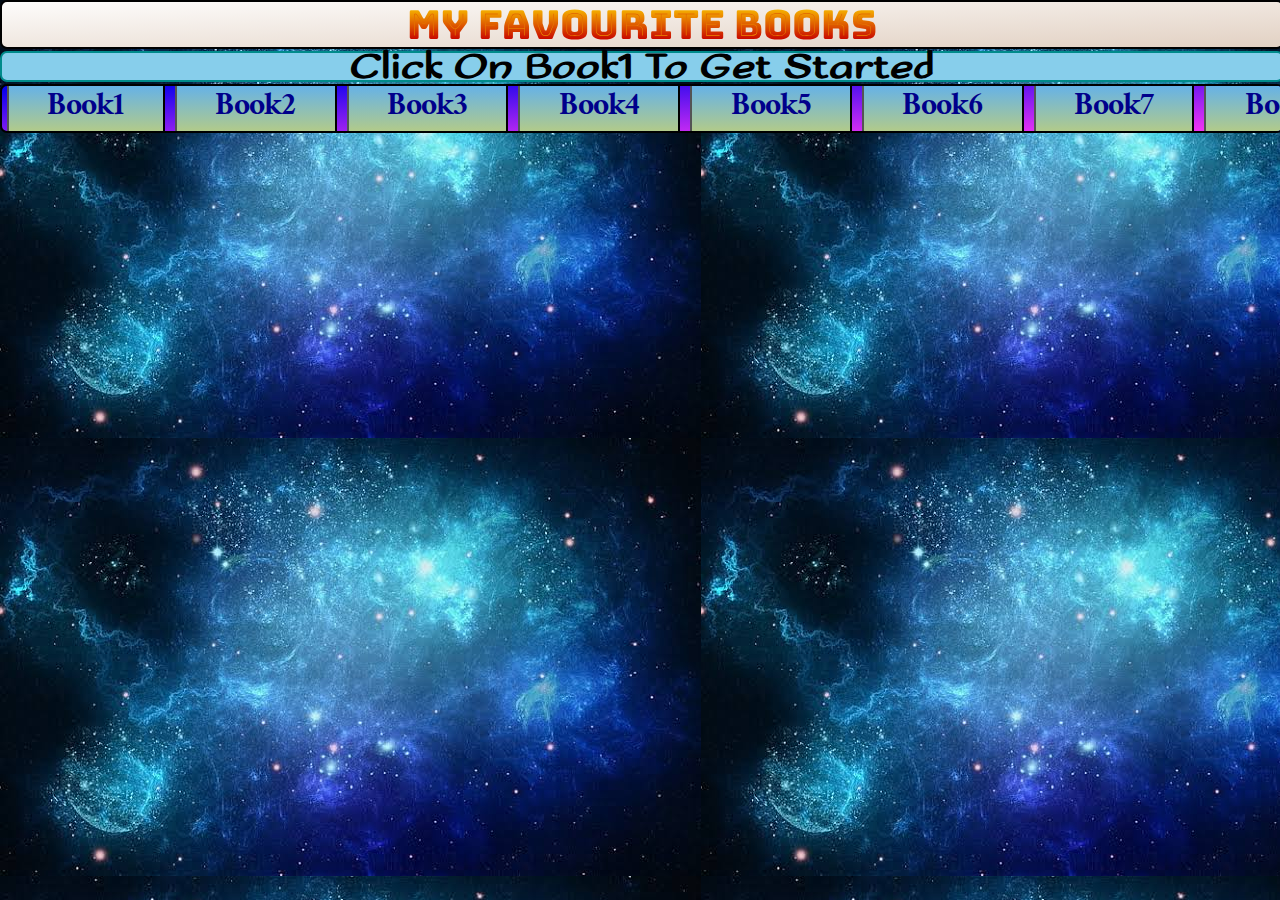
<file: index.html>
<!DOCTYPE html>
<html lang="en">

<head>
  <meta charset="UTF-8">
  <meta name="viewport" content="width=device-width, initial-scale=1.0">
  <meta http-equiv="X-UA-Compatible" content="ie=edge">
  <link rel="stylesheet" href="style.css">
  <title>Document</title>
  <style>
    @import url('https://fonts.googleapis.com/css2?family=Anton&family=Baskervville+SC&family=Bungee+Spice&family=Bungee+Tint&family=Foldit:wght@100..900&family=Lato:ital,wght@0,100;0,300;0,400;0,700;0,900;1,100;1,300;1,400;1,700;1,900&family=Nosifer&family=Orbitron:wght@400..900&family=Pacifico&family=Ramaraja&display=swap');
    @import url('https://fonts.googleapis.com/css2?family=Bebas+Neue&family=Nova+Cut&family=Poppins:ital,wght@0,100;0,200;0,300;0,400;0,500;0,600;0,700;0,800;0,900;1,100;1,200;1,300;1,400;1,500;1,600;1,700;1,800;1,900&family=Roboto:ital,wght@0,100;0,300;0,400;0,500;0,700;0,900;1,100;1,300;1,400;1,500;1,700;1,900&family=Sofadi+One&display=swap');
  </style>
</head>

<body>
  <div class="m">My Favourite Books</div>
  <div class="box">
    Click On Book1 To Get Started</div>
  <div class="bbox">
    <a href="#Book1"><button class="b">Book1</button>
    </a>
    <a href="#Book2"> <button class="b">Book2</button>
    </a>
    <a href="#Book3"> <button class="b">Book3</button>
    </a>
    <a href="#Book4"> <button class="b">Book4</button>
    </a>
    <a href="#Book5"> <button class="b">Book5</button>
    </a>
    <a href="#Book6"> <button class="b">Book6</button>
    </a>
    <a href="#Book7"> <button class="b">Book7</button>
    </a>
    <a href="#Book8"> <button class="b">Book8</button>
    </a>
    <a href="#Book9"> <button class="b">Book9</button>
    </a>
    <a href="#Book10"> <button class="b">Book10</button>
    </a>
  </div>
  <div class="Book" id="Book1">
    <iframe src="books/Book1.html" frameborder="1"></iframe>
  </div>
  <div class="Book" id="Book2">
    <iframe src="books/Book2.html" frameborder="1"></iframe>
  </div>

  <div class="Book" id="Book3">
    <iframe src="books/Book3.html" frameborder="1"></iframe>
  </div>
  <div class="Book" id="Book4">
    <iframe src="books/Book4.html" frameborder="1"></iframe>
  </div>
  <div class="Book" id="Book5">
    <iframe src="books/Book5.html" frameborder="1"></iframe>
  </div>
  <div class="Book" id="Book6">
    <iframe src="books/Book6.html" frameborder="1"></iframe>
  </div>
  <div class="Book" id="Book7">
    <iframe src="books/Book7.html" frameborder="1"></iframe>
  </div>
  <div class="Book" id="Book8">
    <iframe src="books/Book8.html" frameborder="1"></iframe>
  </div>
  <div class="Book" id="Book9">
    <iframe src="books/Book9.html" frameborder="1"></iframe>
  </div>
  <div class="Book" id="Book10">
    <iframe src="books/Book10.html" frameborder="1"></iframe>
  </div>

</body>

</html>
</file>
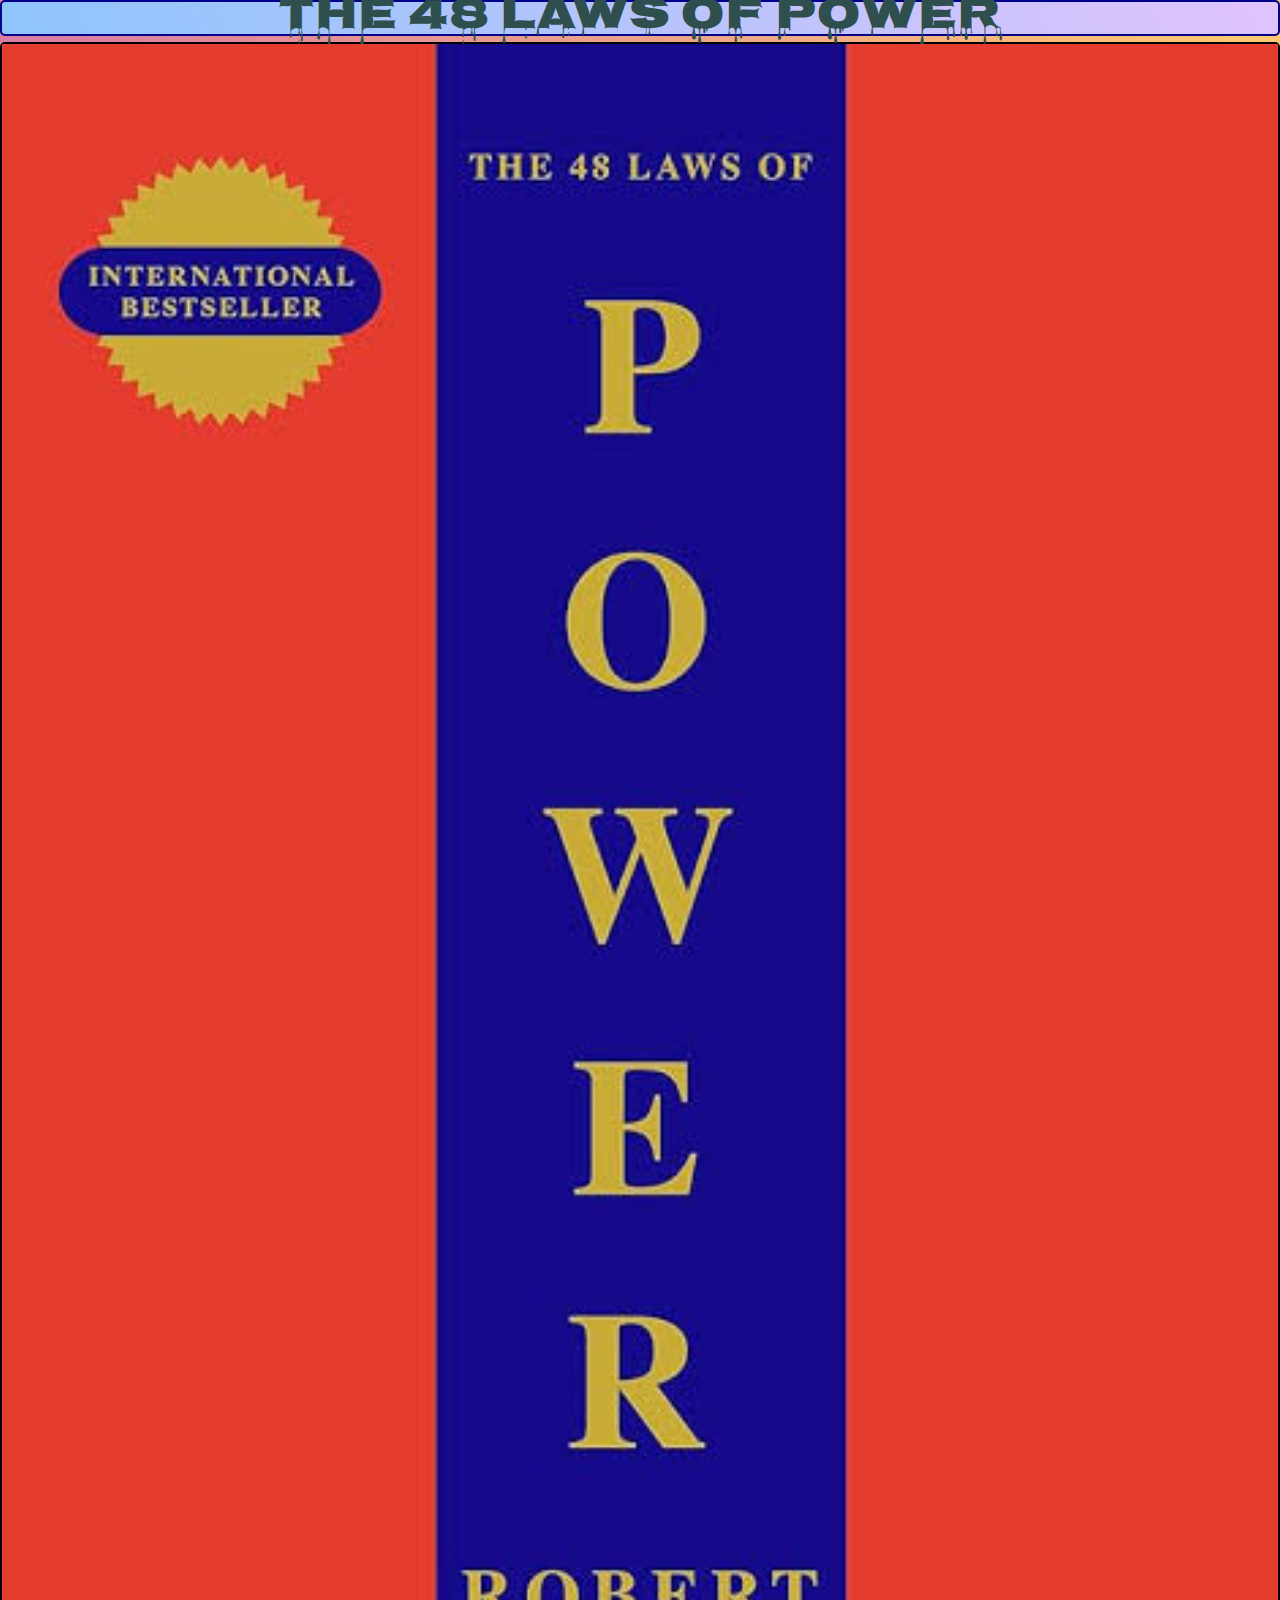
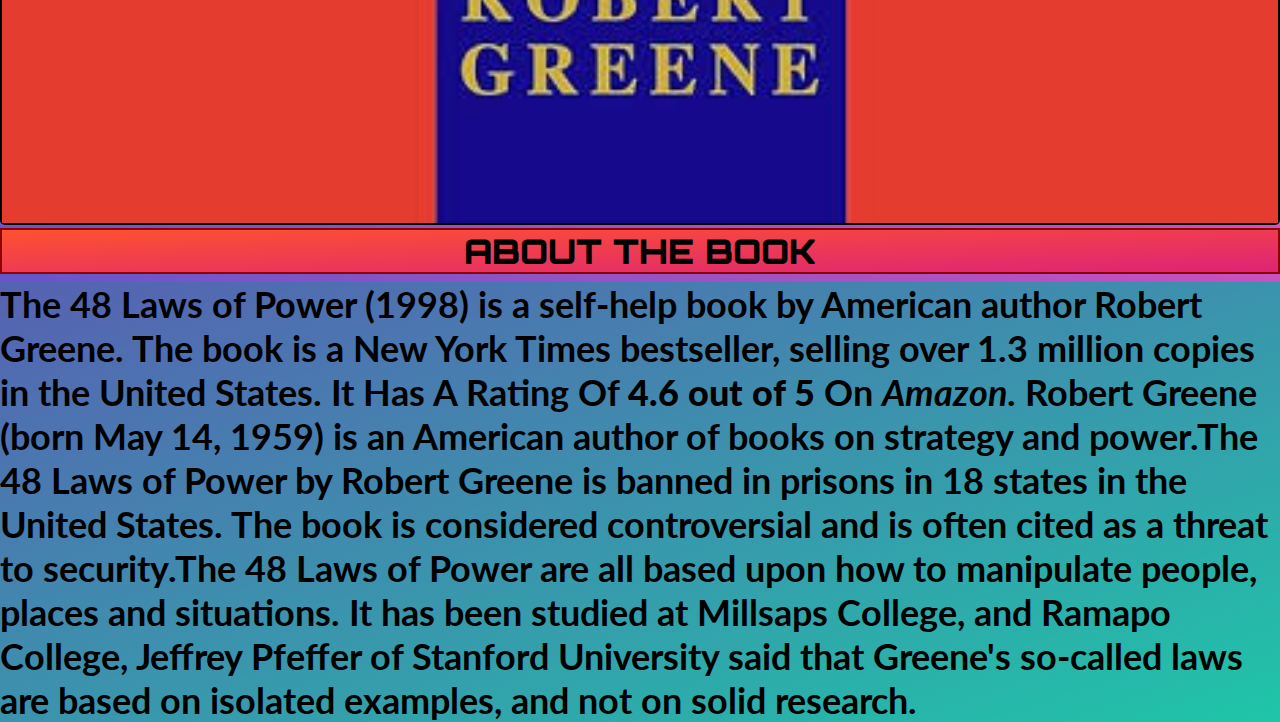
<file: books/Book1.html>
<!DOCTYPE html>
<html>

<head>

  <meta charset="UTF-8">
  <meta name="viewport" content="width=device-width, initial-scale=1">
  <title>The 48 Laws Of Power</title>
  <style>
    @import url('https://fonts.googleapis.com/css2?family=Anton&family=Baskervville+SC&family=Bungee+Spice&family=Bungee+Tint&family=Foldit:wght@100..900&family=Lato:ital,wght@0,100;0,300;0,400;0,700;0,900;1,100;1,300;1,400;1,700;1,900&family=Nosifer&family=Orbitron:wght@400..900&family=Pacifico&display=swap');

    body {
      background-color: #4158D0;
      background-image: linear-gradient(43deg, #4158D0 0%, #C850C0 46%, #FFCC70 100%);
    }

    * {
      margin: 0;
      padding: 0;
    }

    .box {
      font-family: Nosifer;
      width: 100vw;
      height: 4vh;
      border-radius: 5px;
      border: 2px solid darkblue;
      font-size: min(5vw, 45px);
      display: flex;
      justify-content: center;
      align-items: center;
      background-color: #8EC5FC;
      background-image: linear-gradient(62deg, #8EC5FC 0%, #E0C3FC 100%);
      box-sizing: border-box;
      margin-bottom: 6px;
      color: darkslategray;
    }

    .img {
      display: flex;
      justify-content: center;
      align-items: center;
      width: 100vw;
      box-sizing: border-box;
      border: 2px solid black;
      border-radius: 5px;
      background-image: linear-gradient(to bottom right, #00C0FF, #4218B8);
      margin-bottom: 3px;
    }

    .s {
      width: 100vw height:auto;
      border: 2px solid darkred;
      background-image: linear-gradient(to bottom right, #FF512F, #DD2476);
      font-family: orbitron;
      font-size: min(3vw, 34px);
      font-weight: 1000;
      display: flex;
      justify-content: center;
      align-items: center;
      margin-bottom: 8px;
    }

    img {
      width: 100%;
      height: 100%;
    }

    .about {
      font-family: lato;
      font-weight: bolder;
      background-image: linear-gradient(to bottom right, #5761B2, #1FC5A8);
      font-size: min(3vw, 36px);
    }
  </style>
</head>

<body>
  <div class="box">
    The 48 LAWS OF POWER
  </div>
  <div class="img">
    <img src="../Assets/Book1.jpeg" alt="" class="book1">
  </div>
  <div class="s">ABOUT THE BOOK</div>
  <div class="about">
    The 48 Laws of Power (1998) is a self-help book by American author Robert Greene. The book is a New York Times bestseller, selling over 1.3 million copies in the United States. It Has A Rating Of <strong>4.6 out of 5</strong> On <i>Amazon</i>.
    Robert Greene (born May 14, 1959) is an American author of books on strategy and power.The 48 Laws of Power by Robert Greene is banned in prisons in 18 states in the United States. The book is considered controversial and is often cited as a threat to security.The 48 Laws of Power are all based upon how to manipulate people, places and situations. It has been studied at Millsaps College, and Ramapo College, Jeffrey Pfeffer of Stanford University said that Greene's so-called laws are based on isolated examples, and not on solid research.
  </div>
</body>

</html>
</file>
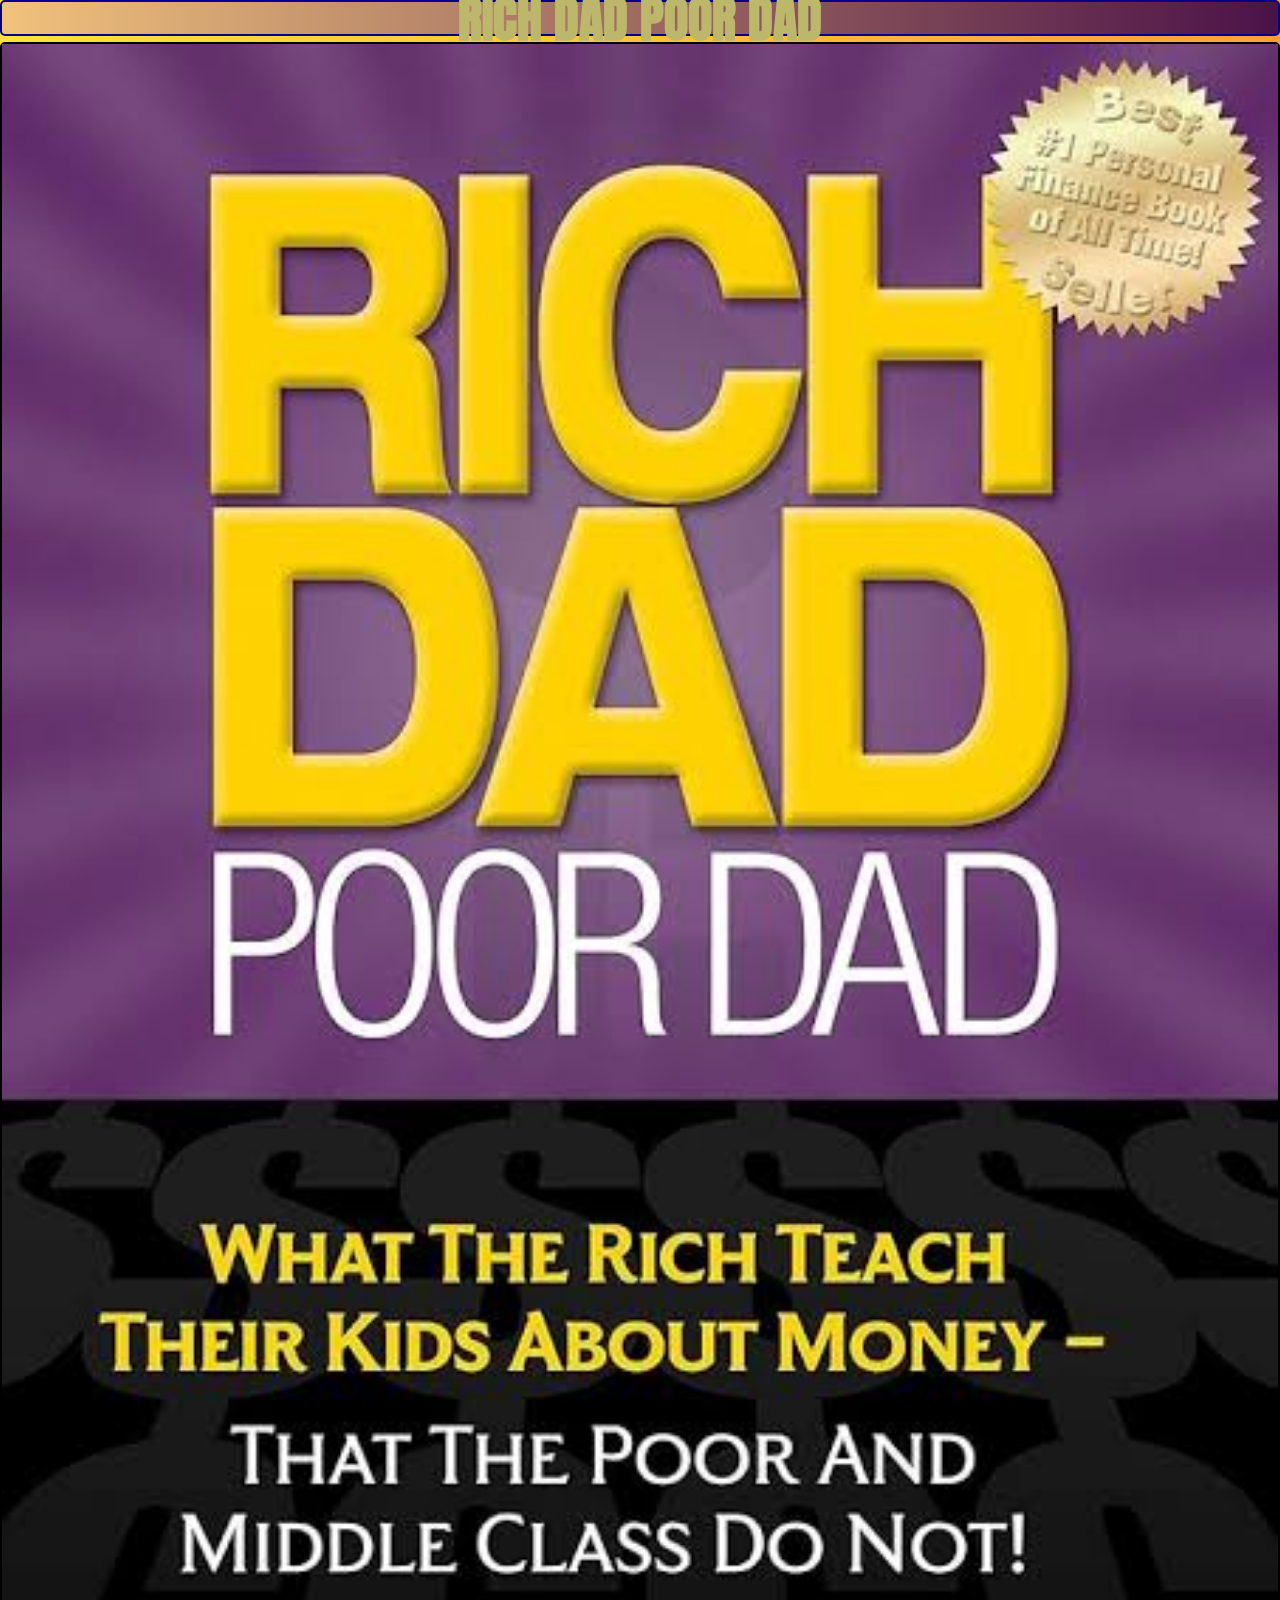
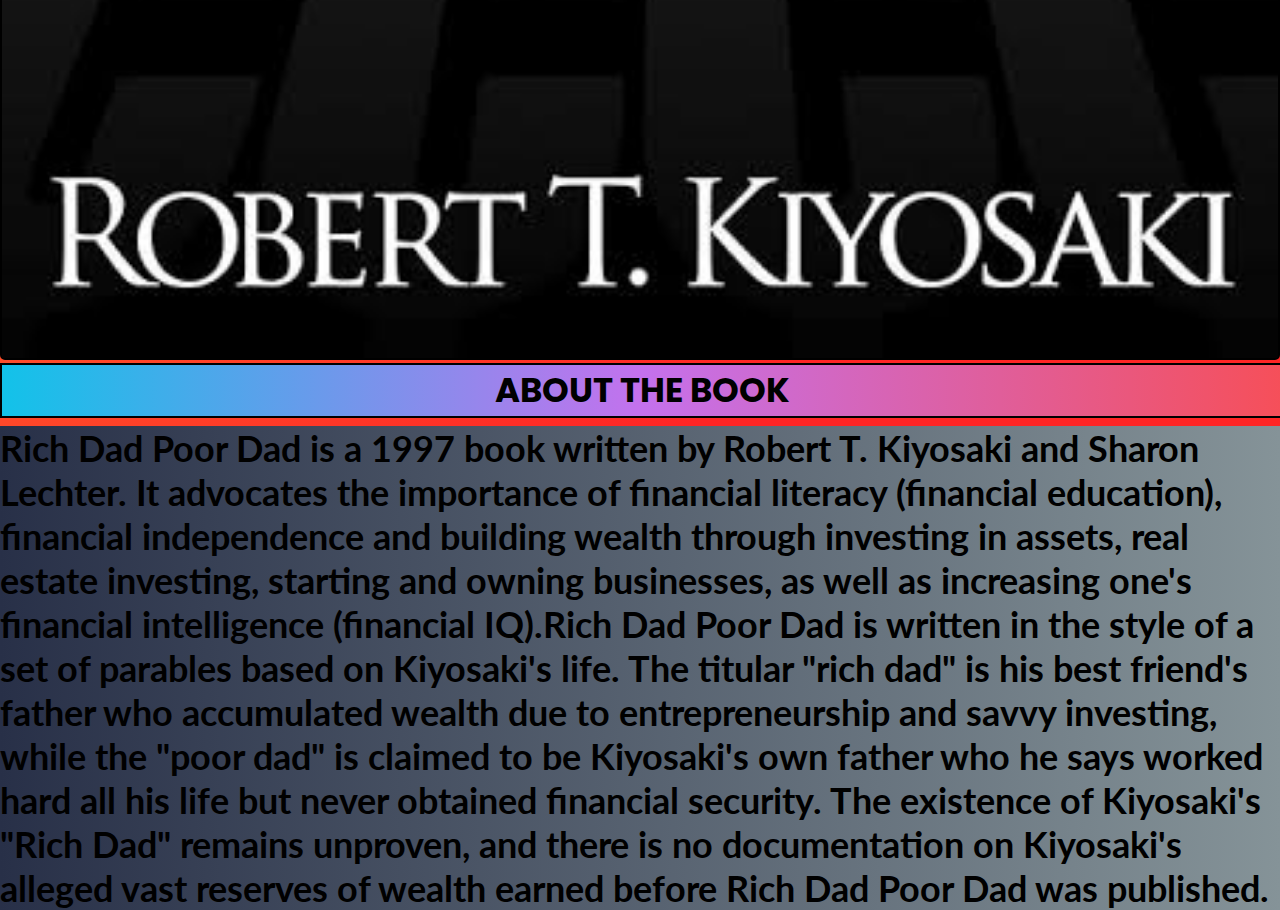
<file: books/Book10.html>
<!DOCTYPE html>
<html>

<head>
  <meta charset="UTF-8">
  <meta name="viewport" content="width=device-width, initial-scale=1">
  <title></title>
</head>
<style>
  @import url('https://fonts.googleapis.com/css2?family=Anton&family=Baskervville+SC&family=Bungee+Spice&family=Bungee+Tint&family=Foldit:wght@100..900&family=Lato:ital,wght@0,100;0,300;0,400;0,700;0,900;1,100;1,300;1,400;1,700;1,900&family=Nosifer&family=Orbitron:wght@400..900&family=Pacifico&display=swap');
  @import url('https://fonts.googleapis.com/css2?family=Bodoni+Moda+SC:ital,opsz,wght@0,6..96,400..900;1,6..96,400..900&display=swap');
  @import url('https://fonts.googleapis.com/css2?family=Bebas+Neue&family=Nova+Cut&family=Poppins:ital,wght@0,100;0,200;0,300;0,400;0,500;0,600;0,700;0,800;0,900;1,100;1,200;1,300;1,400;1,500;1,600;1,700;1,800;1,900&family=Roboto:ital,wght@0,100;0,300;0,400;0,500;0,700;0,900;1,100;1,300;1,400;1,500;1,700;1,900&family=Sofadi+One&display=swap');

  body {
    background-color: #FFE53B;
    background-image: linear-gradient(147deg, #FFE53B 0%, #FF2525 74%);
  }

  * {
    margin: 0;
    padding: 0;
  }

  .box {
    font-family: Anton;
    font-weight: bolder;
    width: 100vw;
    height: 4vh;
    border-radius: 5px;
    border: 2px solid darkblue;
    font-size: min(6vw, 50px);
    display: flex;
    justify-content: center;
    align-items: center;
    background: linear-gradient(to right, #f0c27b, #4b1248);
    padding: 3px;
    box-sizing: border-box;
    margin-bottom: 6px;
    color: darkkhaki;
  }

  .img {
    display: flex;
    justify-content: center;
    align-items: center;
    width: 100vw;
    box-sizing: border-box;
    border: 2px solid black;
    border-radius: 5px;
    background-color: #FBAB7E;
    background-image: linear-gradient(62deg, #FBAB7E 0%, #F7CE68 100%);
    margin-bottom: 3px;
  }

  .s {
    width: 100vw;
    height: auto;
    border: 2px solid black;
    background: linear-gradient(to right, #12c2e9, #c471ed, #f64f59);
    font-family: poppins;
    font-size: min(3vw, 34px);
    font-weight: bolder;
    display: flex;
    justify-content: center;
    align-items: center;
    margin-bottom: 8px;
  }

  img {
    width: 100%;
    height: 100%;
  }

  .about {
    font-family: lato;
    font-weight: bolder;
    background: linear-gradient(to right, #283048, #859398);
    font-size: min(3vw, 36px);
  }
</style>

<body>
  <div class="box">
    RICH DAD POOR DAD
  </div>
  <div class="img">
    <img src="../Assets/Book10.jpeg" alt="" class="book2">
  </div>
  <div class="s">ABOUT THE BOOK</div>
  <div class="about">
    Rich Dad Poor Dad is a 1997 book written by Robert T. Kiyosaki and Sharon Lechter. It advocates the importance of financial literacy (financial education), financial independence and building wealth through investing in assets, real estate investing, starting and owning businesses, as well as increasing one's financial intelligence (financial IQ).Rich Dad Poor Dad is written in the style of a set of parables based on Kiyosaki's life. The titular "rich dad" is his best friend's father who accumulated wealth due to entrepreneurship and savvy investing, while the "poor dad" is claimed to be Kiyosaki's own father who he says worked hard all his life but never obtained financial security.
    The existence of Kiyosaki's "Rich Dad" remains unproven, and there is no documentation on Kiyosaki's alleged vast reserves of wealth earned before Rich Dad Poor Dad was published.
  </div>
</body>

</html>
</file>
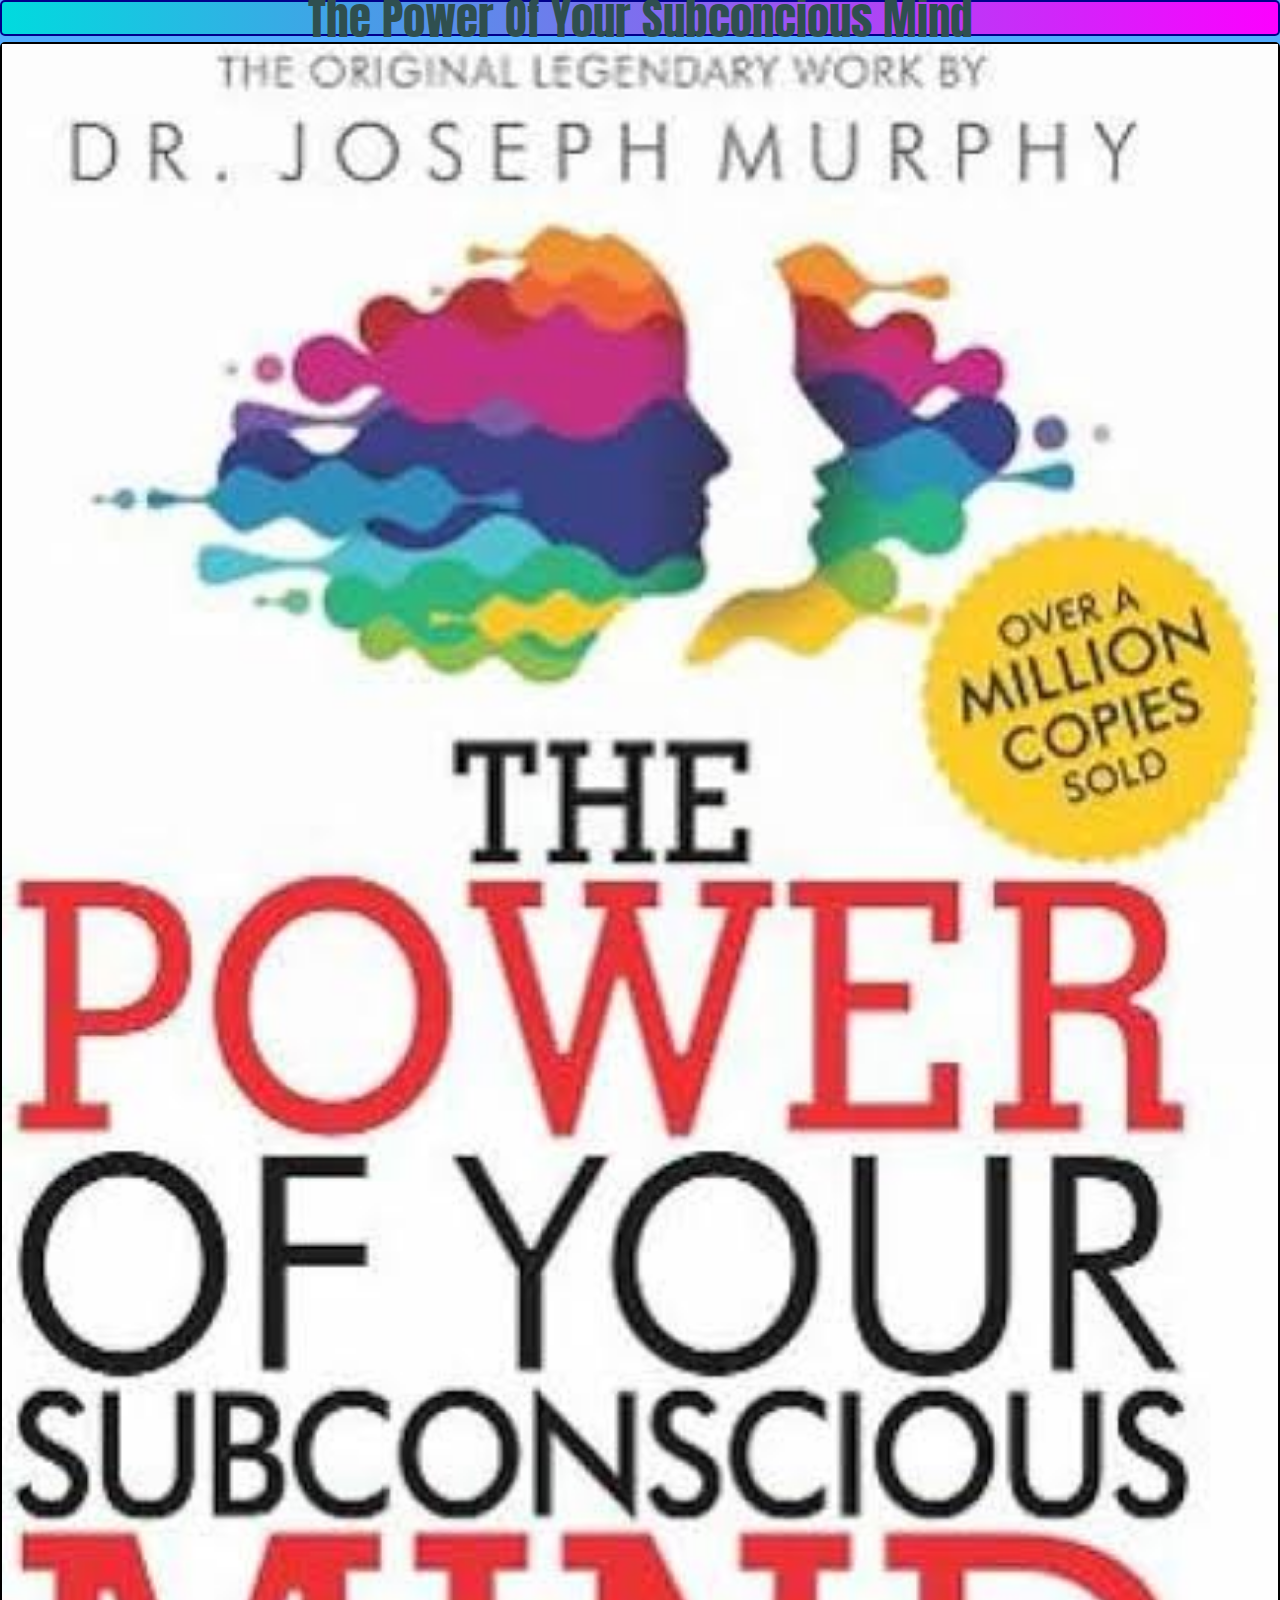
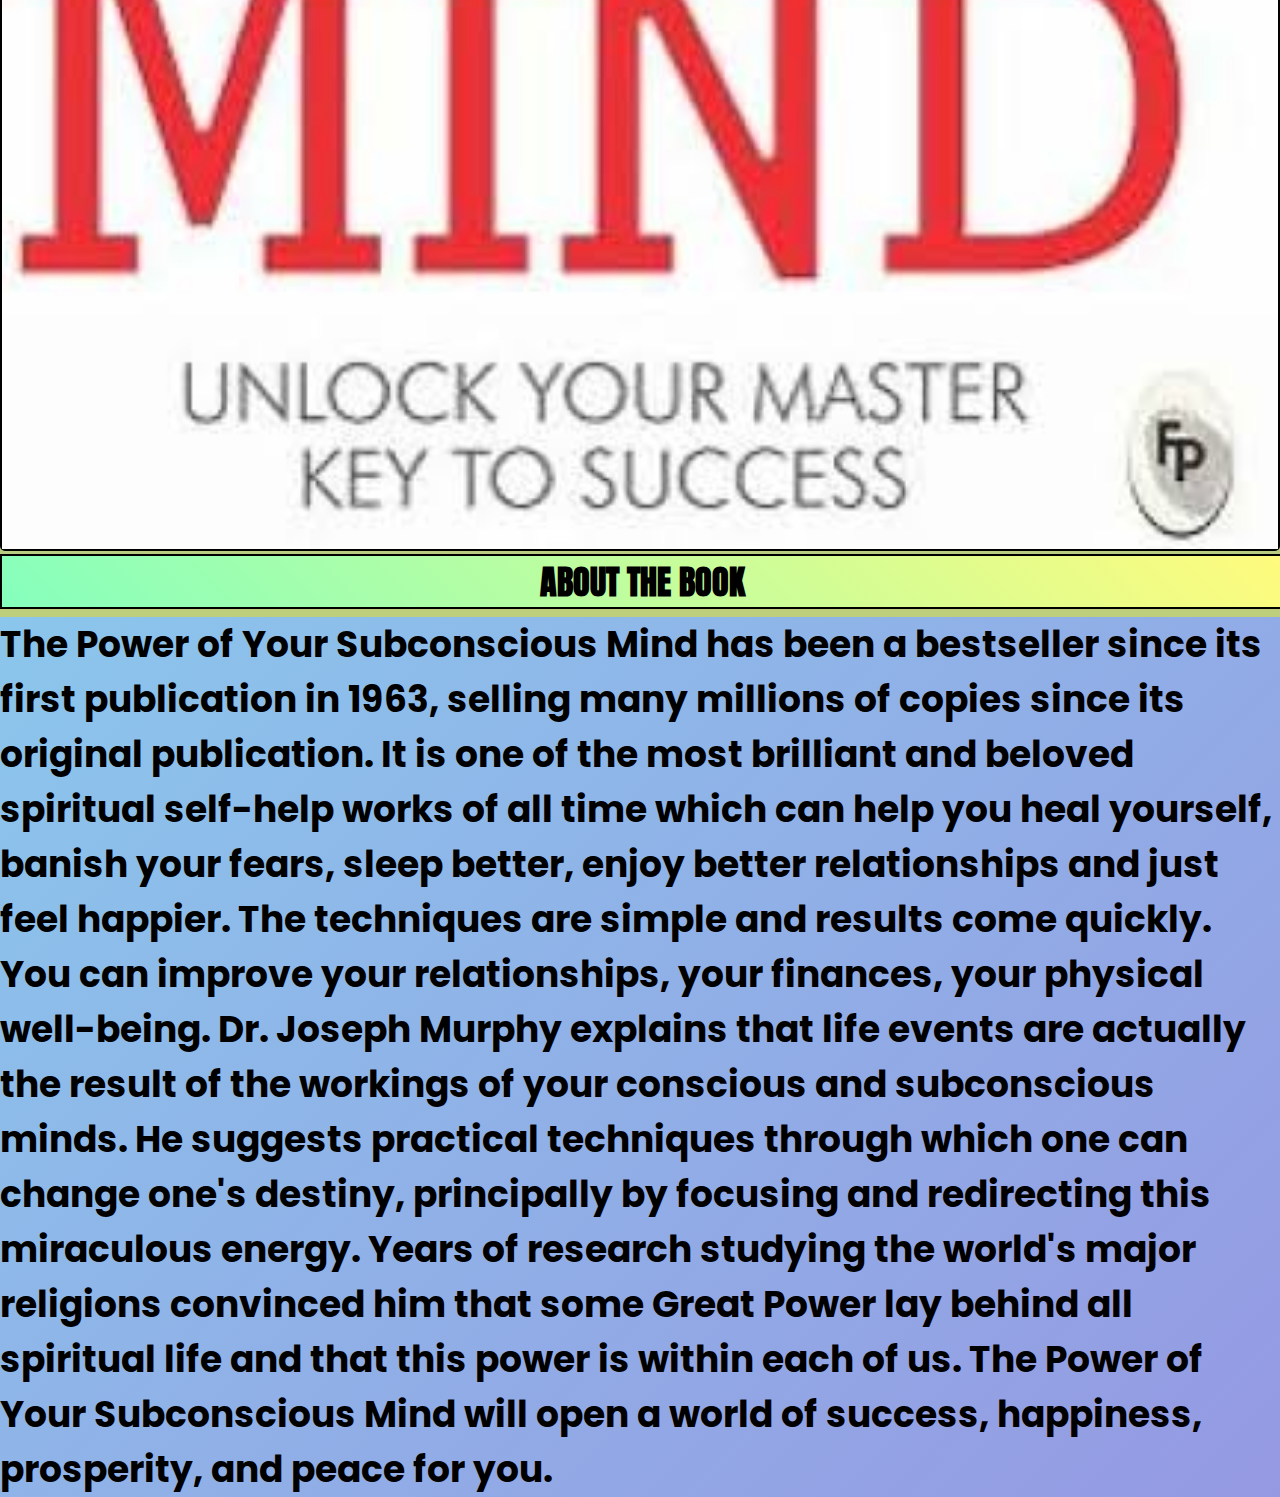
<file: books/Book2.html>
<!DOCTYPE html>
<html>

<head>
  <meta charset="UTF-8">
  <meta name="viewport" content="width=device-width, initial-scale=1">
  <title></title>
</head>
<style>
  @import url('https://fonts.googleapis.com/css2?family=Anton&family=Baskervville+SC&family=Bungee+Spice&family=Bungee+Tint&family=Foldit:wght@100..900&family=Lato:ital,wght@0,100;0,300;0,400;0,700;0,900;1,100;1,300;1,400;1,700;1,900&family=Nosifer&family=Orbitron:wght@400..900&family=Pacifico&display=swap');
  @import url('https://fonts.googleapis.com/css2?family=Bodoni+Moda+SC:ital,opsz,wght@0,6..96,400..900;1,6..96,400..900&display=swap');
  @import url('https://fonts.googleapis.com/css2?family=Bebas+Neue&family=Nova+Cut&family=Poppins:ital,wght@0,100;0,200;0,300;0,400;0,500;0,600;0,700;0,800;0,900;1,100;1,200;1,300;1,400;1,500;1,600;1,700;1,800;1,900&family=Roboto:ital,wght@0,100;0,300;0,400;0,500;0,700;0,900;1,100;1,300;1,400;1,500;1,700;1,900&family=Sofadi+One&display=swap');

  body {
    background-color: #4158D0;
    background-color: #52ACFF;
    background-image: linear-gradient(180deg, #52ACFF 25%, #FFE32C 100%);
  }

  * {
    margin: 0;
    padding: 0;
  }

  .box {
    font-family: anton;
    width: 100vw;
    height: 4vh;
    border-radius: 5px;
    border: 2px solid darkblue;
    font-size: min(5vw, 45px);
    display: flex;
    justify-content: center;
    align-items: center;
    background-color: #00DBDE;
    background-image: linear-gradient(90deg, #00DBDE 0%, #FC00FF 100%);
    box-sizing: border-box;
    margin-bottom: 6px;
    color: darkslategray;
  }

  .img {
    display: flex;
    justify-content: center;
    align-items: center;
    width: 100vw;
    box-sizing: border-box;
    border: 2px solid black;
    border-radius: 5px;
    background-color: #D9AFD9;
    background-image: linear-gradient(0deg, #D9AFD9 0%, #97D9E1 100%);
    margin-bottom: 3px;
  }

  .s {
    width: 100vw;
    height: auto;
    border: 2px solid black;
    background-color: #85FFBD;
    background-image: linear-gradient(45deg, #85FFBD 0%, #FFFB7D 100%);
    font-family: anton;
    font-size: min(3vw, 34px);
    font-weight: bolder;
    display: flex;
    justify-content: center;
    align-items: center;
    margin-bottom: 8px;

  }

  img {
    width: 100%;
    height: 100%;
  }

  .about {
    font-family: poppins;
    font-weight: bolder;
    background-color: #8BC6EC;
    background-image: linear-gradient(135deg, #8BC6EC 0%, #9599E2 100%);
    font-size: min(3vw, 36px);
  }
</style>

<body>
  <div class="box">
    The Power Of Your Subconcious Mind
  </div>
  <div class="img">
    <img src="../Assets/Book2.jpeg" alt="" class="book2">
  </div>
  <div class="s">ABOUT THE BOOK</div>
  <div class="about">
    The Power of Your Subconscious Mind has been a bestseller since its first publication in 1963, selling many millions of copies since its original publication. It is one of the most brilliant and beloved spiritual self-help works of all time which can help you heal yourself, banish your fears, sleep better, enjoy better relationships and just feel happier. The techniques are simple and results come quickly. You can improve your relationships, your finances, your physical well-being.

    Dr. Joseph Murphy explains that life events are actually the result of the workings of your conscious and subconscious minds. He suggests practical techniques through which one can change one's destiny, principally by focusing and redirecting this miraculous energy. Years of research studying the world's major religions convinced him that some Great Power lay behind all spiritual life and that this power is within each of us.

    The Power of Your Subconscious Mind will open a world of success, happiness, prosperity, and peace for you.
  </div>
</body>

</html>
</file>
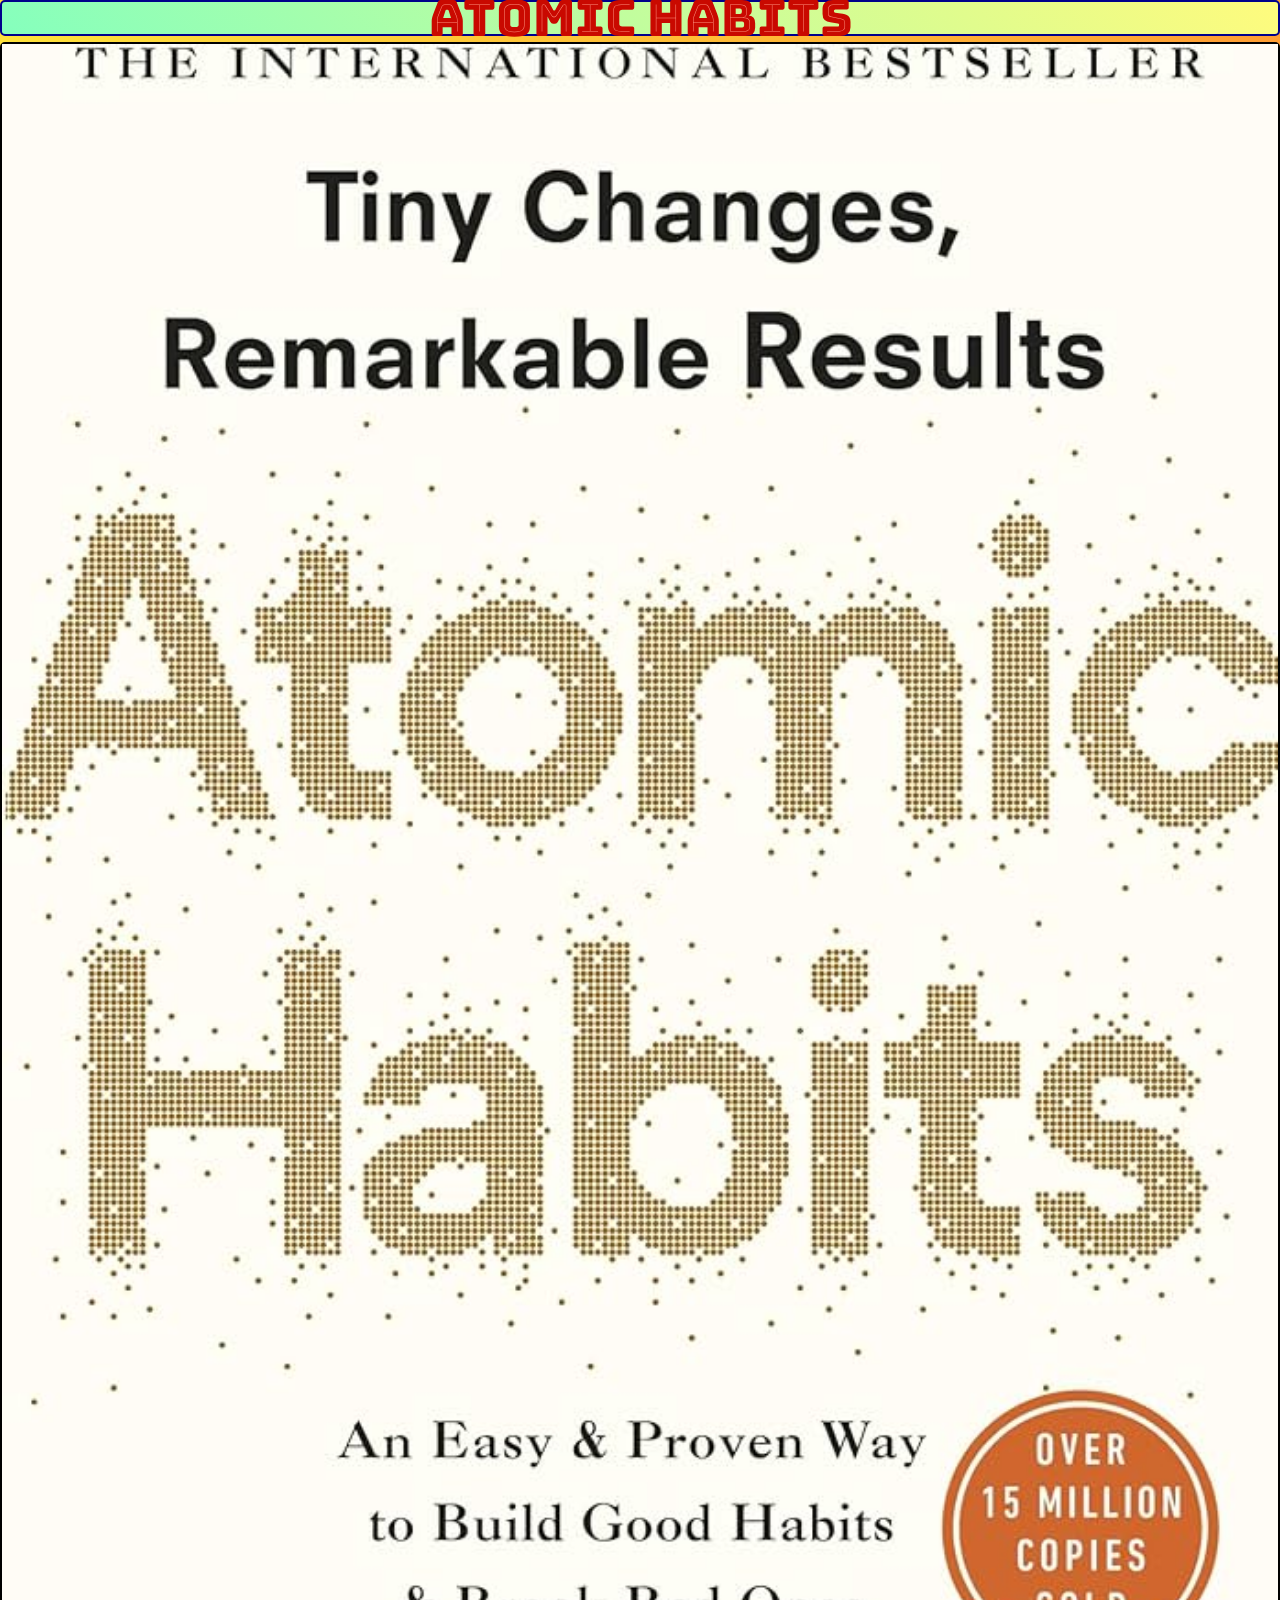
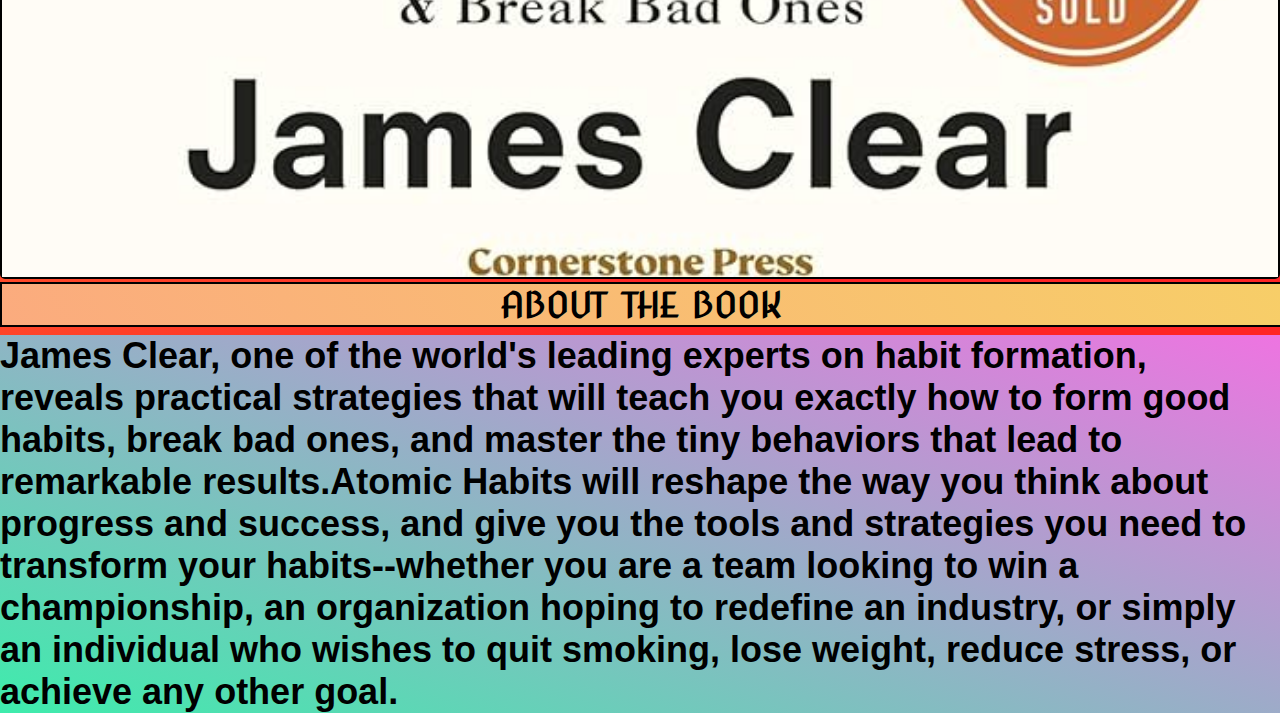
<file: books/Book3.html>
<!DOCTYPE html>
<html>

<head>
  <meta charset="UTF-8">
  <meta name="viewport" content="width=device-width, initial-scale=1">
  <title></title>
</head>
<style>
  @import url('https://fonts.googleapis.com/css2?family=Anton&family=Baskervville+SC&family=Bungee+Spice&family=Bungee+Tint&family=Foldit:wght@100..900&family=Lato:ital,wght@0,100;0,300;0,400;0,700;0,900;1,100;1,300;1,400;1,700;1,900&family=Nosifer&family=Orbitron:wght@400..900&family=Pacifico&display=swap');
  @import url('https://fonts.googleapis.com/css2?family=Bodoni+Moda+SC:ital,opsz,wght@0,6..96,400..900;1,6..96,400..900&display=swap');
  @import url('https://fonts.googleapis.com/css2?family=Bebas+Neue&family=Nova+Cut&family=Poppins:ital,wght@0,100;0,200;0,300;0,400;0,500;0,600;0,700;0,800;0,900;1,100;1,200;1,300;1,400;1,500;1,600;1,700;1,800;1,900&family=Roboto:ital,wght@0,100;0,300;0,400;0,500;0,700;0,900;1,100;1,300;1,400;1,500;1,700;1,900&family=Sofadi+One&display=swap');

  body {
    background-color: #FFE53B;
    background-image: linear-gradient(147deg, #FFE53B 0%, #FF2525 74%);

  }

  * {
    margin: 0;
    padding: 0;
  }

  .box {
    font-family: bungee tint;
    font-weight: bolder;
    width: 100vw;
    height: 4vh;
    border-radius: 5px;
    border: 2px solid darkblue;
    font-size: min(6vw, 50px);
    display: flex;
    justify-content: center;
    align-items: center;
    background-color: #85FFBD;
    background-image: linear-gradient(45deg, #85FFBD 0%, #FFFB7D 100%);
    padding: 3px;
    box-sizing: border-box;
    margin-bottom: 6px;
    color: darkslategray;
  }

  .img {
    display: flex;
    justify-content: center;
    align-items: center;
    width: 100vw;
    box-sizing: border-box;
    border: 2px solid black;
    border-radius: 5px;
    background-color: #FBAB7E;
    background-image: linear-gradient(62deg, #FBAB7E 0%, #F7CE68 100%);
    margin-bottom: 3px;
  }

  .s {
    width: 100vw;
    height: auto;
    border: 2px solid black;
    background-color: #FBAB7E;
    background-image: linear-gradient(62deg, #FBAB7E 0%, #F7CE68 100%);

    font-family: nova cut;
    font-size: min(3vw, 34px);
    font-weight: bolder;
    display: flex;
    justify-content: center;
    align-items: center;
    margin-bottom: 8px;

  }

  img {
    width: 100%;
    height: 100%;
  }

  .about {
    font-family: arial;
    font-weight: bolder;
    background-color: #3EECAC;
    background-image: linear-gradient(19deg, #3EECAC 0%, #EE74E1 100%);

    font-size: min(3vw, 36px);
  }
</style>

<body>
  <div class="box">
    ATOMIC HABITS
  </div>
  <div class="img">
    <img src="../Assets/Book3.jpg" alt="" class="book2">
  </div>
  <div class="s">ABOUT THE BOOK</div>
  <div class="about">
    James Clear, one of the world's leading experts on habit formation, reveals practical strategies that will teach you exactly how to form good habits, break bad ones, and master the tiny behaviors that lead to remarkable results.Atomic Habits will reshape the way you think about progress and success, and give you the tools and strategies you need to transform your habits--whether you are a team looking to win a championship, an organization hoping to redefine an industry, or simply an individual who wishes to quit smoking, lose weight, reduce stress, or achieve any other goal.
  </div>
</body>

</html>
</file>
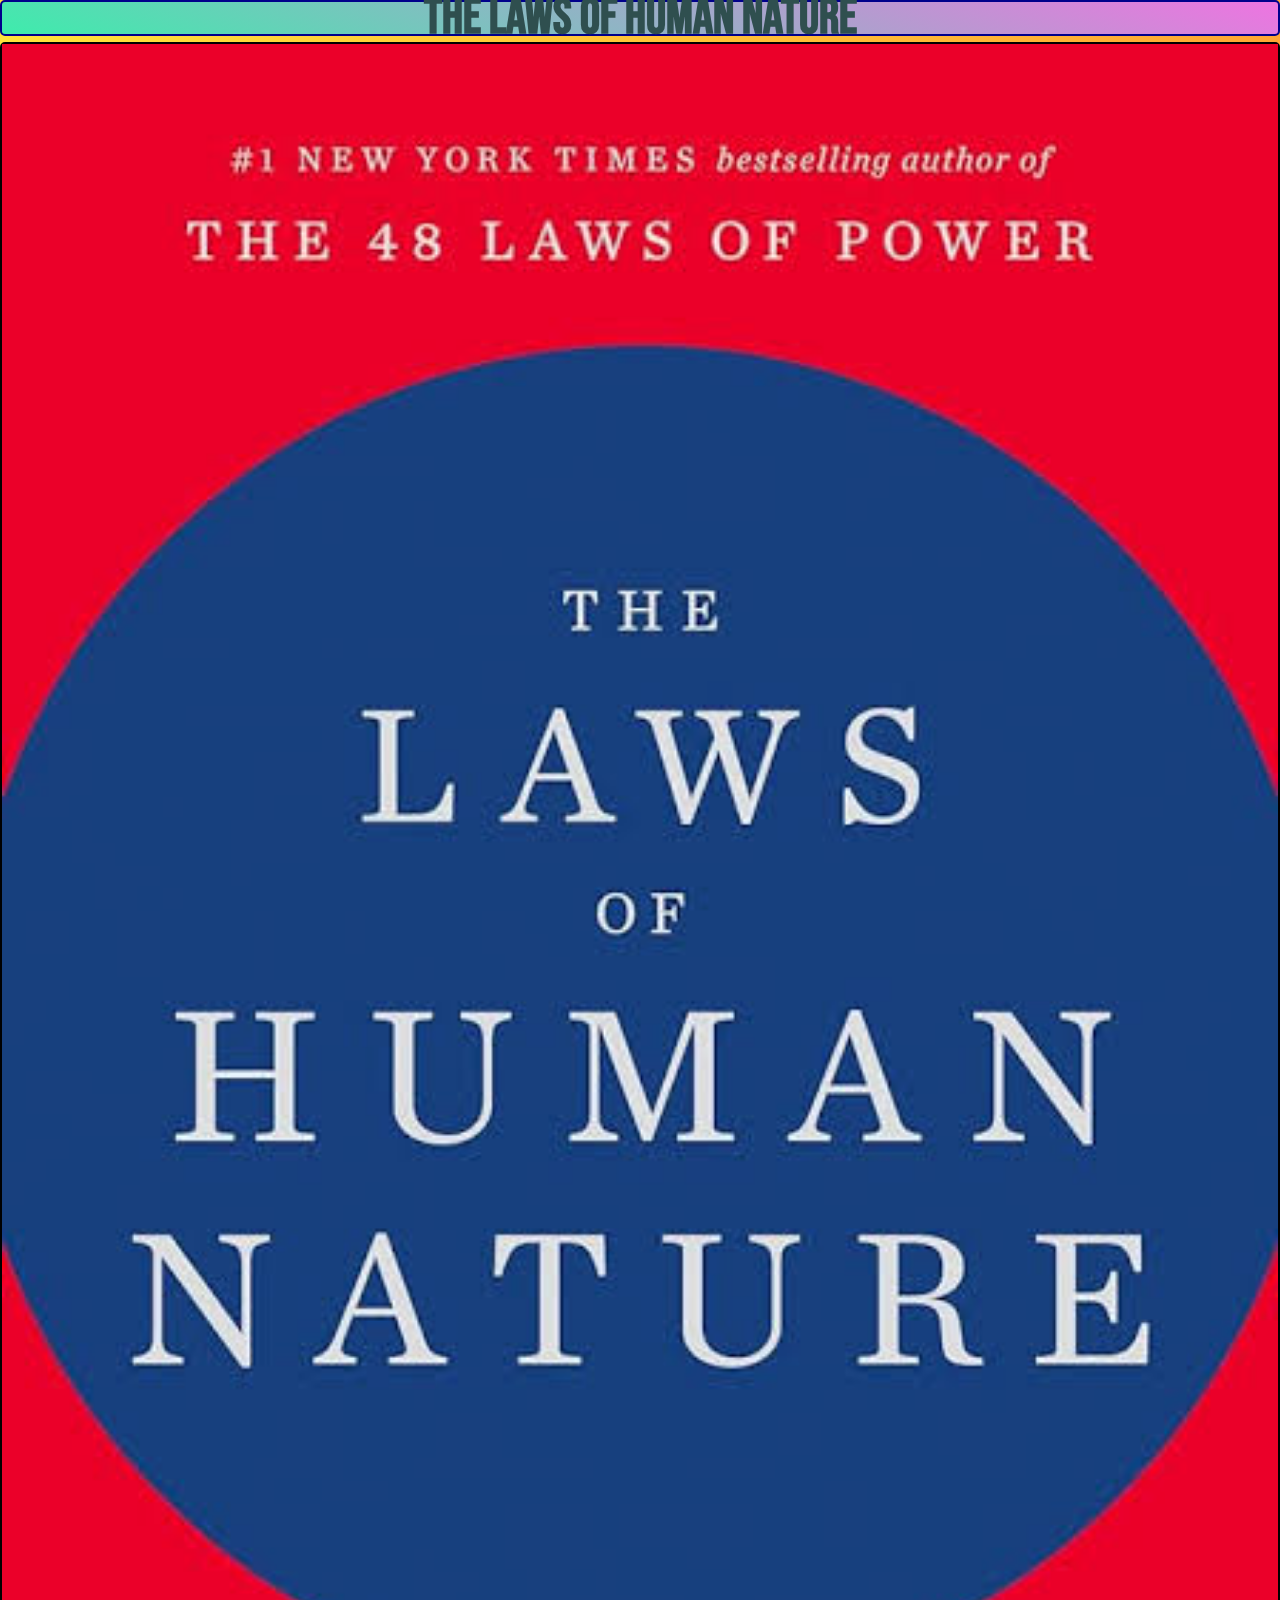
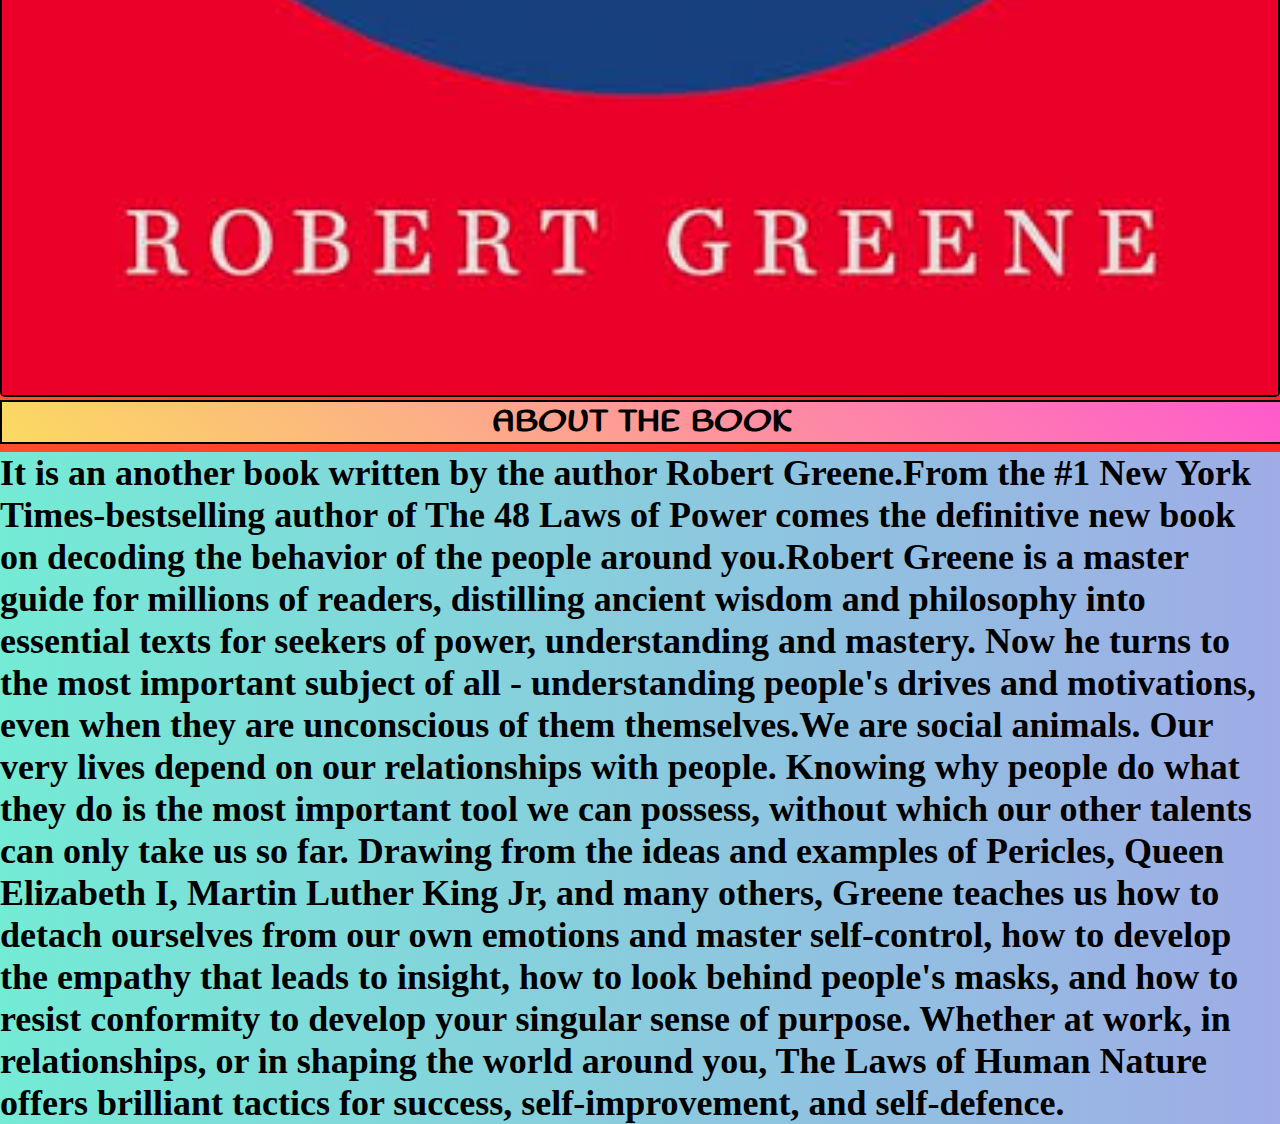
<file: books/Book4.html>
<!DOCTYPE html>
<html>

<head>
  <meta charset="UTF-8">
  <meta name="viewport" content="width=device-width, initial-scale=1">
  <title></title>
</head>
<style>
  @import url('https://fonts.googleapis.com/css2?family=Anton&family=Baskervville+SC&family=Bungee+Spice&family=Bungee+Tint&family=Foldit:wght@100..900&family=Lato:ital,wght@0,100;0,300;0,400;0,700;0,900;1,100;1,300;1,400;1,700;1,900&family=Nosifer&family=Orbitron:wght@400..900&family=Pacifico&display=swap');
  @import url('https://fonts.googleapis.com/css2?family=Bodoni+Moda+SC:ital,opsz,wght@0,6..96,400..900;1,6..96,400..900&display=swap');
  @import url('https://fonts.googleapis.com/css2?family=Bebas+Neue&family=Nova+Cut&family=Poppins:ital,wght@0,100;0,200;0,300;0,400;0,500;0,600;0,700;0,800;0,900;1,100;1,200;1,300;1,400;1,500;1,600;1,700;1,800;1,900&family=Roboto:ital,wght@0,100;0,300;0,400;0,500;0,700;0,900;1,100;1,300;1,400;1,500;1,700;1,900&family=Sofadi+One&display=swap');

  body {
    background-color: #FFE53B;
    background-image: linear-gradient(147deg, #FFE53B 0%, #FF2525 74%);
  }

  * {
    margin: 0;
    padding: 0;
  }

  .box {
    font-family:bebas neue;
    font-weight: bolder;
    width: 100vw;
    height: 4vh;
    border-radius: 5px;
    border: 2px solid darkblue;
    font-size: min(6vw, 50px);
    display: flex;
    justify-content: center;
    align-items: center;
    background-color: #3EECAC;
background-image: linear-gradient(19deg, #3EECAC 0%, #EE74E1 100%);
    padding: 3px;
    box-sizing: border-box;
    margin-bottom: 6px;
    color: darkslategray;
  }

  .img {
    display: flex;
    justify-content: center;
    align-items: center;
    width: 100vw;
    box-sizing: border-box;
    border: 2px solid black;
    border-radius: 5px;
    background-color: #FBAB7E;
    background-image: linear-gradient(62deg, #FBAB7E 0%, #F7CE68 100%);
    margin-bottom: 3px;
  }

  .s {
    width: 100vw;
    height:auto;
    border: 2px solid black;
    background-color: #FBDA61;
background-image: linear-gradient(45deg, #FBDA61 0%, #FF5ACD 100%);
    font-family:sofadi one;
    font-size: min(3vw, 34px);
    font-weight: bolder;
    display: flex;
    justify-content: center;
    align-items: center;
    margin-bottom: 8px;

  }

  img {
    width: 100%;
    height: 100%;
  }

  .about {
    font-family:Bakervville sc;
    font-weight: bolder;
  background-color: #74EBD5;
background-image: linear-gradient(90deg, #74EBD5 0%, #9FACE6 100%);
    font-size: min(3vw, 36px);
  }
</style>

<body>
  <div class="box">
    THE LAWS OF HUMAN NATURE
  </div>
  <div class="img">
    <img src="../Assets/Book4.jpeg" alt="" class="book2">
  </div>
  <div class="s">ABOUT THE BOOK</div>
  <div class="about">
    It is an another book written by the author Robert Greene.From the #1 New York Times-bestselling author of The 48 Laws of Power comes the definitive new book on decoding the behavior of the people around you.Robert Greene is a master guide for millions of readers, distilling ancient wisdom and philosophy into essential texts for seekers of power, understanding and mastery. Now he turns to the most important subject of all - understanding people's drives and motivations, even when they are unconscious of them themselves.We are social animals. Our very lives depend on our relationships with people. Knowing why people do what they do is the most important tool we can possess, without which our other talents can only take us so far. Drawing from the ideas and examples of Pericles, Queen Elizabeth I, Martin Luther King Jr, and many others, Greene teaches us how to detach ourselves from our own emotions and master self-control, how to develop the empathy that leads to insight, how to look behind people's masks, and how to resist conformity to develop your singular sense of purpose. Whether at work, in relationships, or in shaping the world around you, The Laws of Human Nature offers brilliant tactics for success, self-improvement, and self-defence.
  </div>
</body>

</html>
</file>
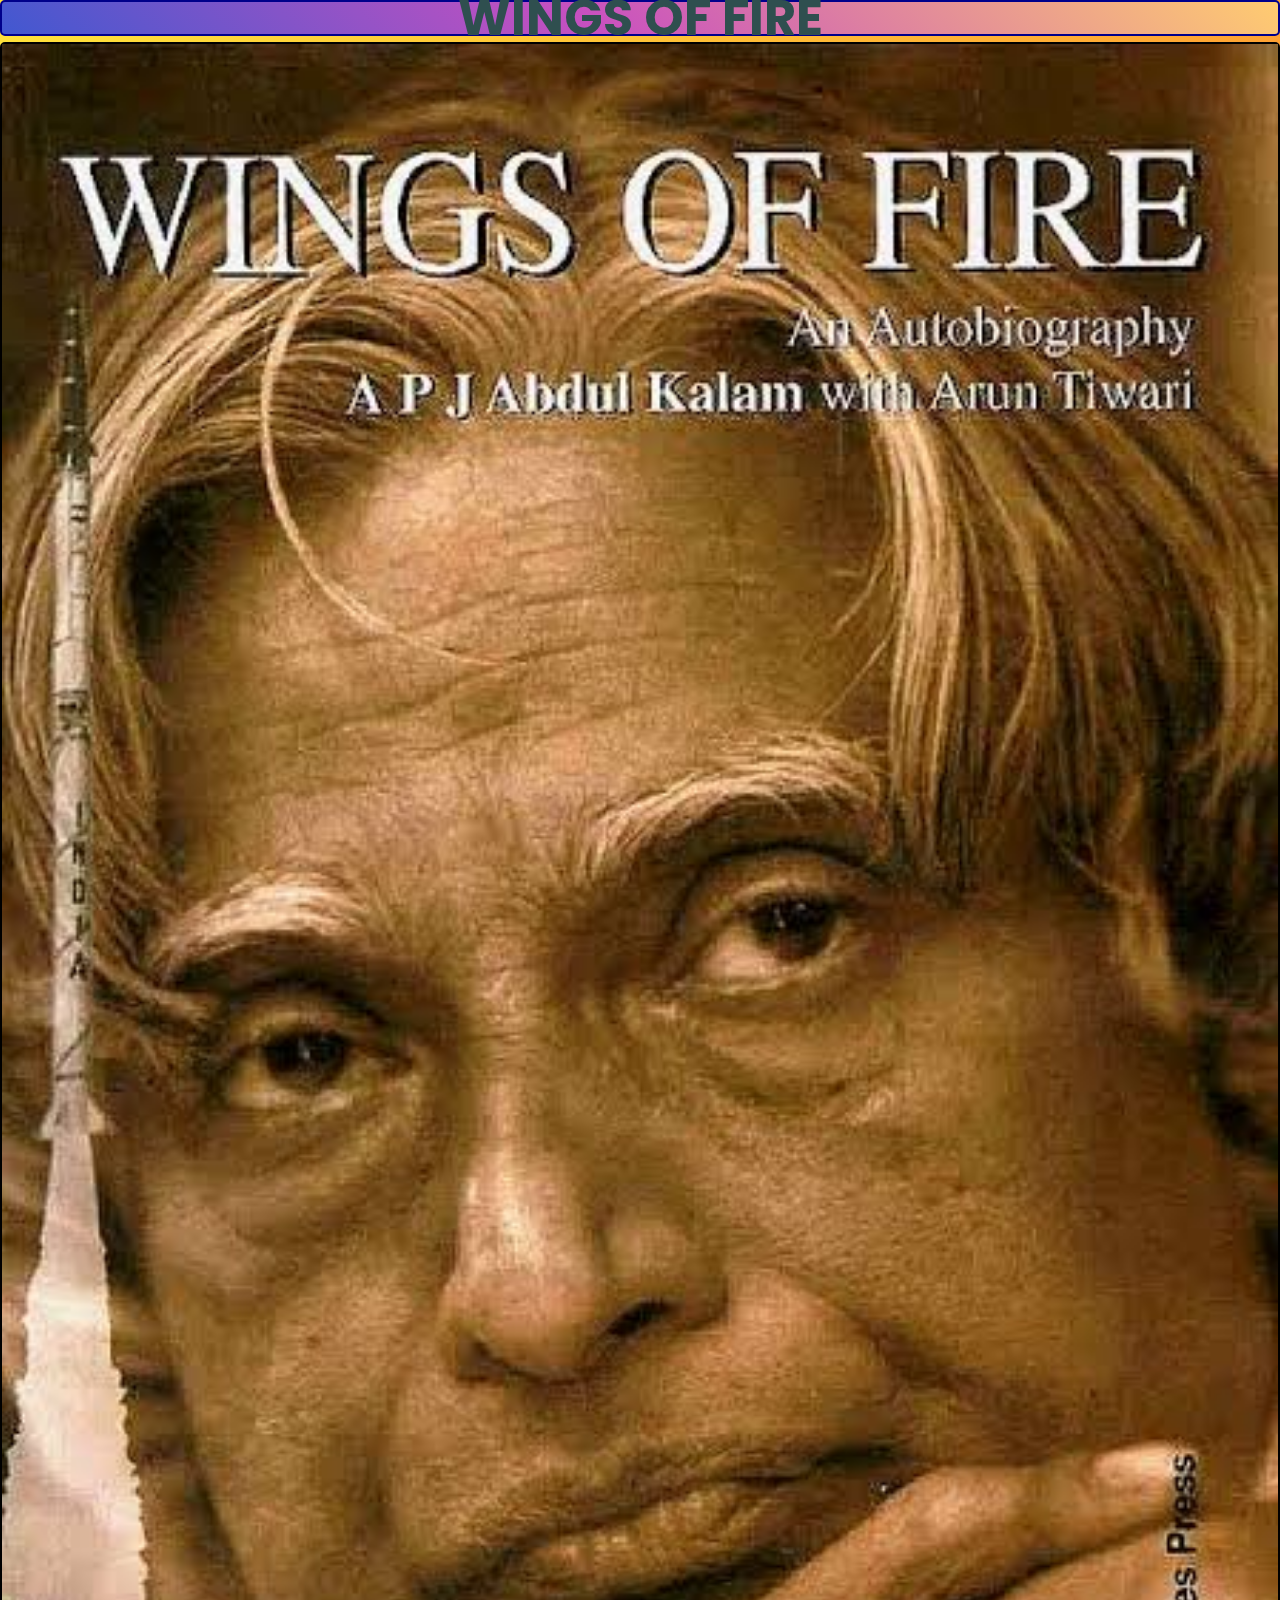
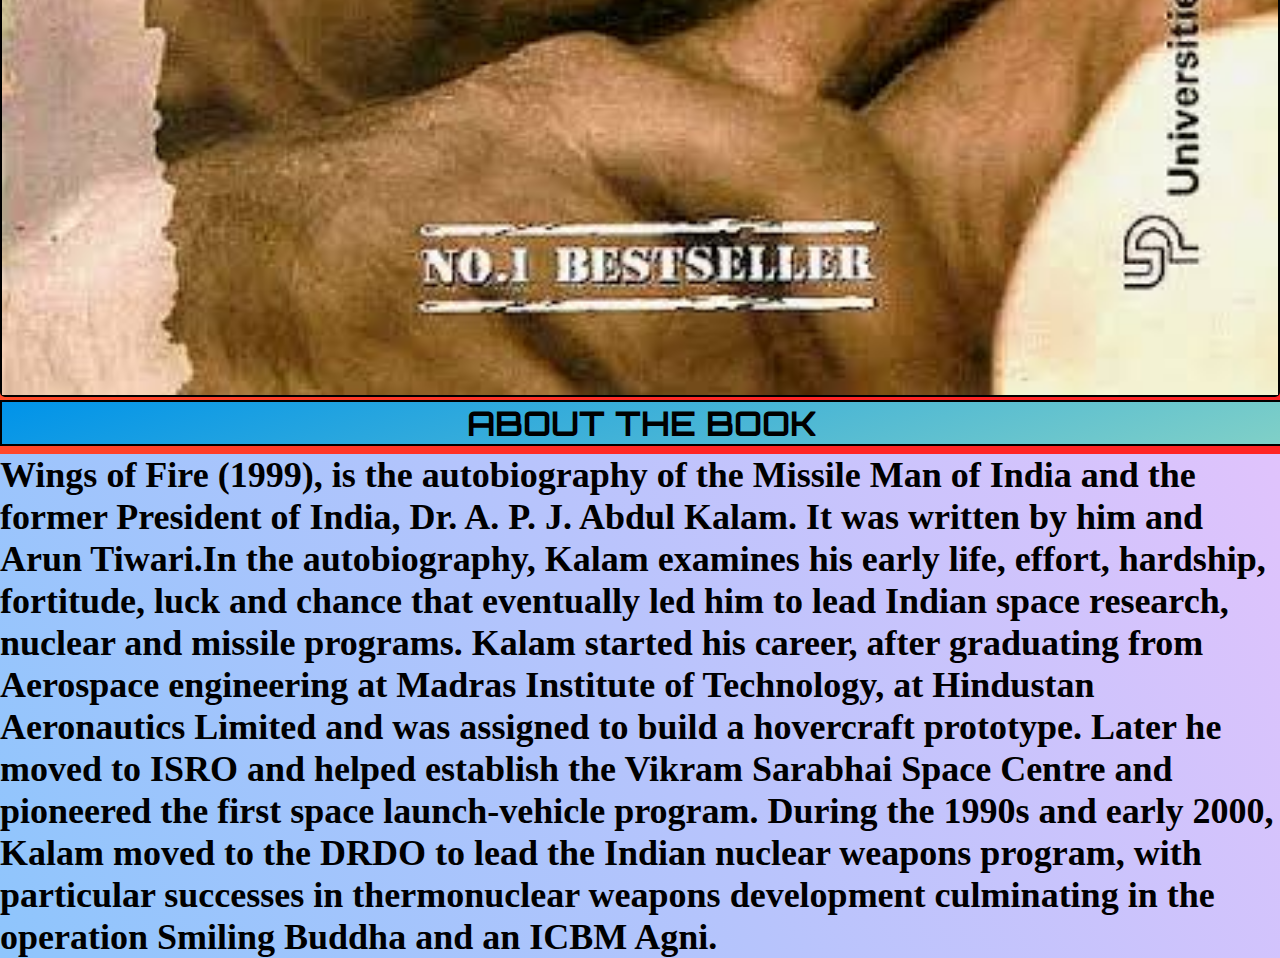
<file: books/Book5.html>
<!DOCTYPE html>
<html>

<head>
  <meta charset="UTF-8">
  <meta name="viewport" content="width=device-width, initial-scale=1">
  <title></title>
</head>
<style>
  @import url('https://fonts.googleapis.com/css2?family=Anton&family=Baskervville+SC&family=Bungee+Spice&family=Bungee+Tint&family=Foldit:wght@100..900&family=Lato:ital,wght@0,100;0,300;0,400;0,700;0,900;1,100;1,300;1,400;1,700;1,900&family=Nosifer&family=Orbitron:wght@400..900&family=Pacifico&display=swap');
  @import url('https://fonts.googleapis.com/css2?family=Bodoni+Moda+SC:ital,opsz,wght@0,6..96,400..900;1,6..96,400..900&display=swap');
  @import url('https://fonts.googleapis.com/css2?family=Bebas+Neue&family=Nova+Cut&family=Poppins:ital,wght@0,100;0,200;0,300;0,400;0,500;0,600;0,700;0,800;0,900;1,100;1,200;1,300;1,400;1,500;1,600;1,700;1,800;1,900&family=Roboto:ital,wght@0,100;0,300;0,400;0,500;0,700;0,900;1,100;1,300;1,400;1,500;1,700;1,900&family=Sofadi+One&display=swap');

  body {
    background-color: #FFE53B;
    background-image: linear-gradient(147deg, #FFE53B 0%, #FF2525 74%);
  }

  * {
    margin: 0;
    padding: 0;
  }

  .box {
    font-family: poppins;
    font-weight: bolder;
    width: 100vw;
    height: 4vh;
    border-radius: 5px;
    border: 2px solid darkblue;
    font-size: min(6vw, 50px);
    display: flex;
    justify-content: center;
    align-items: center;
    background-color: #4158D0;
    background-image: linear-gradient(43deg, #4158D0 0%, #C850C0 46%, #FFCC70 100%);
    padding: 3px;
    box-sizing: border-box;
    margin-bottom: 6px;
    color: darkslategray;
  }

  .img {
    display: flex;
    justify-content: center;
    align-items: center;
    width: 100vw;
    box-sizing: border-box;
    border: 2px solid black;
    border-radius: 5px;
    background-color: #FBAB7E;
    background-image: linear-gradient(62deg, #FBAB7E 0%, #F7CE68 100%);
    margin-bottom: 3px;
  }

  .s {
    width: 100vw;
    height: auto;
    border: 2px solid black;
    background-color: #0093E9;
    background-image: linear-gradient(160deg, #0093E9 0%, #80D0C7 100%);
    font-family: orbitron;
    font-size: min(3vw, 34px);
    font-weight: bolder;
    display: flex;
    justify-content: center;
    align-items: center;
    margin-bottom: 8px;
  }

  img {
    width: 100%;
    height: 100%;
  }

  .about {
    font-family: ;
    font-weight: bolder;
    background-color: #8EC5FC;
    background-image: linear-gradient(62deg, #8EC5FC 0%, #E0C3FC 100%);
    font-size: min(3vw, 36px);
  }
</style>

<body>
  <div class="box">
    WINGS OF FIRE
  </div>
  <div class="img">
    <img src="../Assets/Book5.jpeg" alt="" class="book2">
  </div>
  <div class="s">ABOUT THE BOOK</div>
  <div class="about">
    Wings of Fire (1999), is the autobiography of the Missile Man of India and the former President of India, Dr. A. P. J. Abdul Kalam. It was written by him and Arun Tiwari.In the autobiography, Kalam examines his early life, effort, hardship, fortitude, luck and chance that eventually led him to lead Indian space research, nuclear and missile programs. Kalam started his career, after graduating from Aerospace engineering at Madras Institute of Technology, at Hindustan Aeronautics Limited and was assigned to build a hovercraft prototype. Later he moved to ISRO and helped establish the Vikram Sarabhai Space Centre and pioneered the first space launch-vehicle program. During the 1990s and early 2000, Kalam moved to the DRDO to lead the Indian nuclear weapons program, with particular successes in thermonuclear weapons development culminating in the operation Smiling Buddha and an ICBM Agni.
  </div>
</body>

</html>
</file>
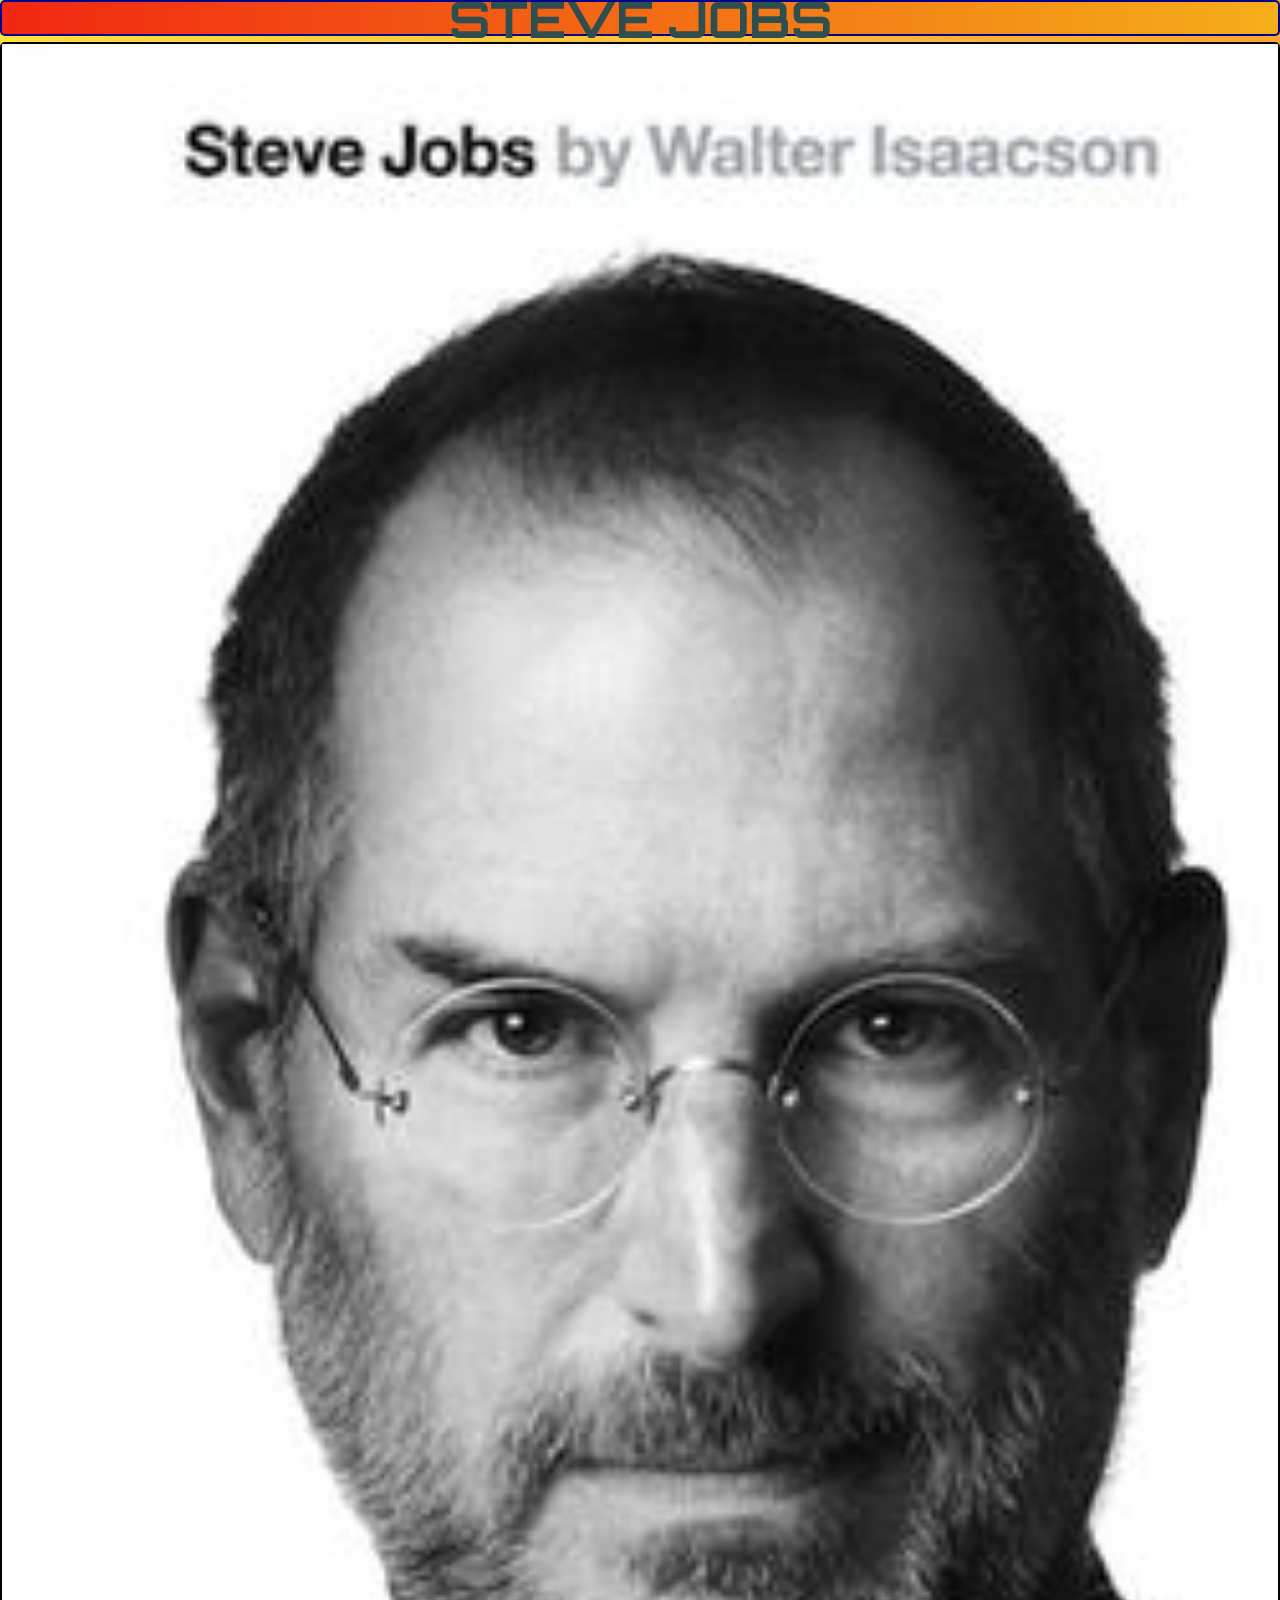
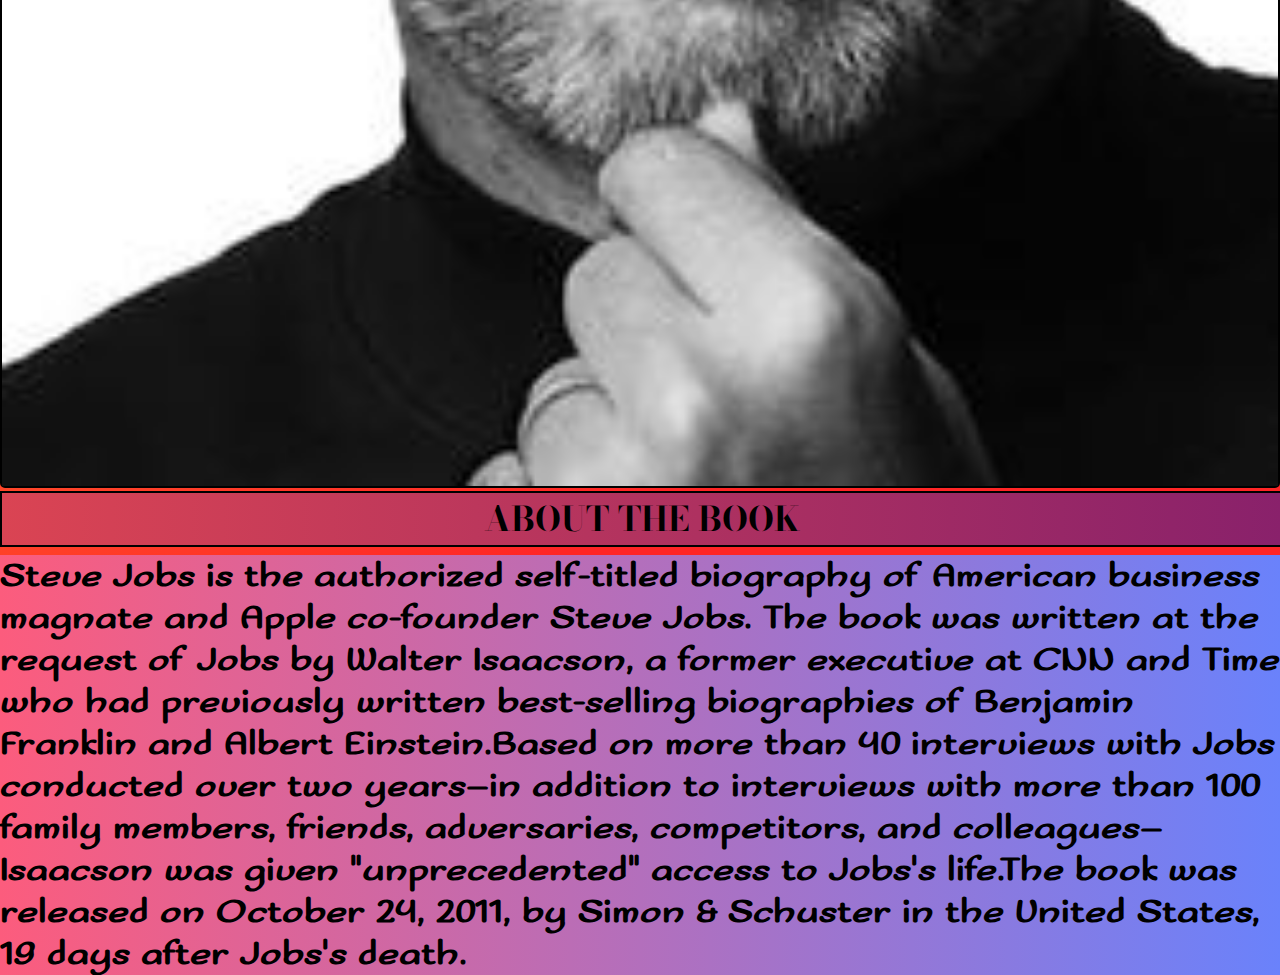
<file: books/Book6.html>
<!DOCTYPE html>
<html>

<head>
  <meta charset="UTF-8">
  <meta name="viewport" content="width=device-width, initial-scale=1">
  <title></title>
</head>
<style>
  @import url('https://fonts.googleapis.com/css2?family=Anton&family=Baskervville+SC&family=Bungee+Spice&family=Bungee+Tint&family=Foldit:wght@100..900&family=Lato:ital,wght@0,100;0,300;0,400;0,700;0,900;1,100;1,300;1,400;1,700;1,900&family=Nosifer&family=Orbitron:wght@400..900&family=Pacifico&display=swap');
  @import url('https://fonts.googleapis.com/css2?family=Bodoni+Moda+SC:ital,opsz,wght@0,6..96,400..900;1,6..96,400..900&display=swap');
  @import url('https://fonts.googleapis.com/css2?family=Bebas+Neue&family=Nova+Cut&family=Poppins:ital,wght@0,100;0,200;0,300;0,400;0,500;0,600;0,700;0,800;0,900;1,100;1,200;1,300;1,400;1,500;1,600;1,700;1,800;1,900&family=Roboto:ital,wght@0,100;0,300;0,400;0,500;0,700;0,900;1,100;1,300;1,400;1,500;1,700;1,900&family=Sofadi+One&display=swap');

  body {
    background-color: #FFE53B;
    background-image: linear-gradient(147deg, #FFE53B 0%, #FF2525 74%);
  }

  * {
    margin: 0;
    padding: 0;
  }

  .box {
    font-family: ORBITRON;
    font-weight: bolder;
    width: 100vw;
    height: 4vh;
    border-radius: 5px;
    border: 2px solid darkblue;
    font-size: min(6vw, 50px);
    display: flex;
    justify-content: center;
    align-items: center;
    background: linear-gradient(to right, #f12711, #f5af19);
    padding: 3px;
    box-sizing: border-box;
    margin-bottom: 6px;
    color: darkslategray;
  }

  .img {
    display: flex;
    justify-content: center;
    align-items: center;
    width: 100vw;
    box-sizing: border-box;
    border: 2px solid black;
    border-radius: 5px;
    background-color: #FBAB7E;
    background-image: linear-gradient(62deg, #FBAB7E 0%, #F7CE68 100%);
    margin-bottom: 3px;
  }

  .s {
    width: 100vw;
    height: auto;
    border: 2px solid black;
    background: linear-gradient(to right, #da4453, #89216b);
    font-family: BODONI MODA SC;
    font-size: min(3vw, 34px);
    font-weight: bolder;
    display: flex;
    justify-content: center;
    align-items: center;
    margin-bottom: 8px;
  }

  img {
    width: 100%;
    height: 100%;
  }

  .about {
    font-family: sofadi one;
    font-weight: bolder;
    background: linear-gradient(to right, #fc5c7d, #6a82fb);
    font-size: min(3vw, 36px);
  }
</style>

<body>
  <div class="box">
    STEVE JOBS
  </div>
  <div class="img">
    <img src="../Assets/Book6.jpg" alt="" class="book2">
  </div>
  <div class="s">ABOUT THE BOOK</div>
  <div class="about">
    Steve Jobs is the authorized self-titled biography of American business magnate and Apple co-founder Steve Jobs. The book was written at the request of Jobs by Walter Isaacson, a former executive at CNN and Time who had previously written best-selling biographies of Benjamin Franklin and Albert Einstein.Based on more than 40 interviews with Jobs conducted over two years—in addition to interviews with more than 100 family members, friends, adversaries, competitors, and colleagues—Isaacson was given "unprecedented" access to Jobs's life.The book was released on October 24, 2011, by Simon & Schuster in the United States, 19 days after Jobs's death.
  </div>
</body>

</html>
</file>
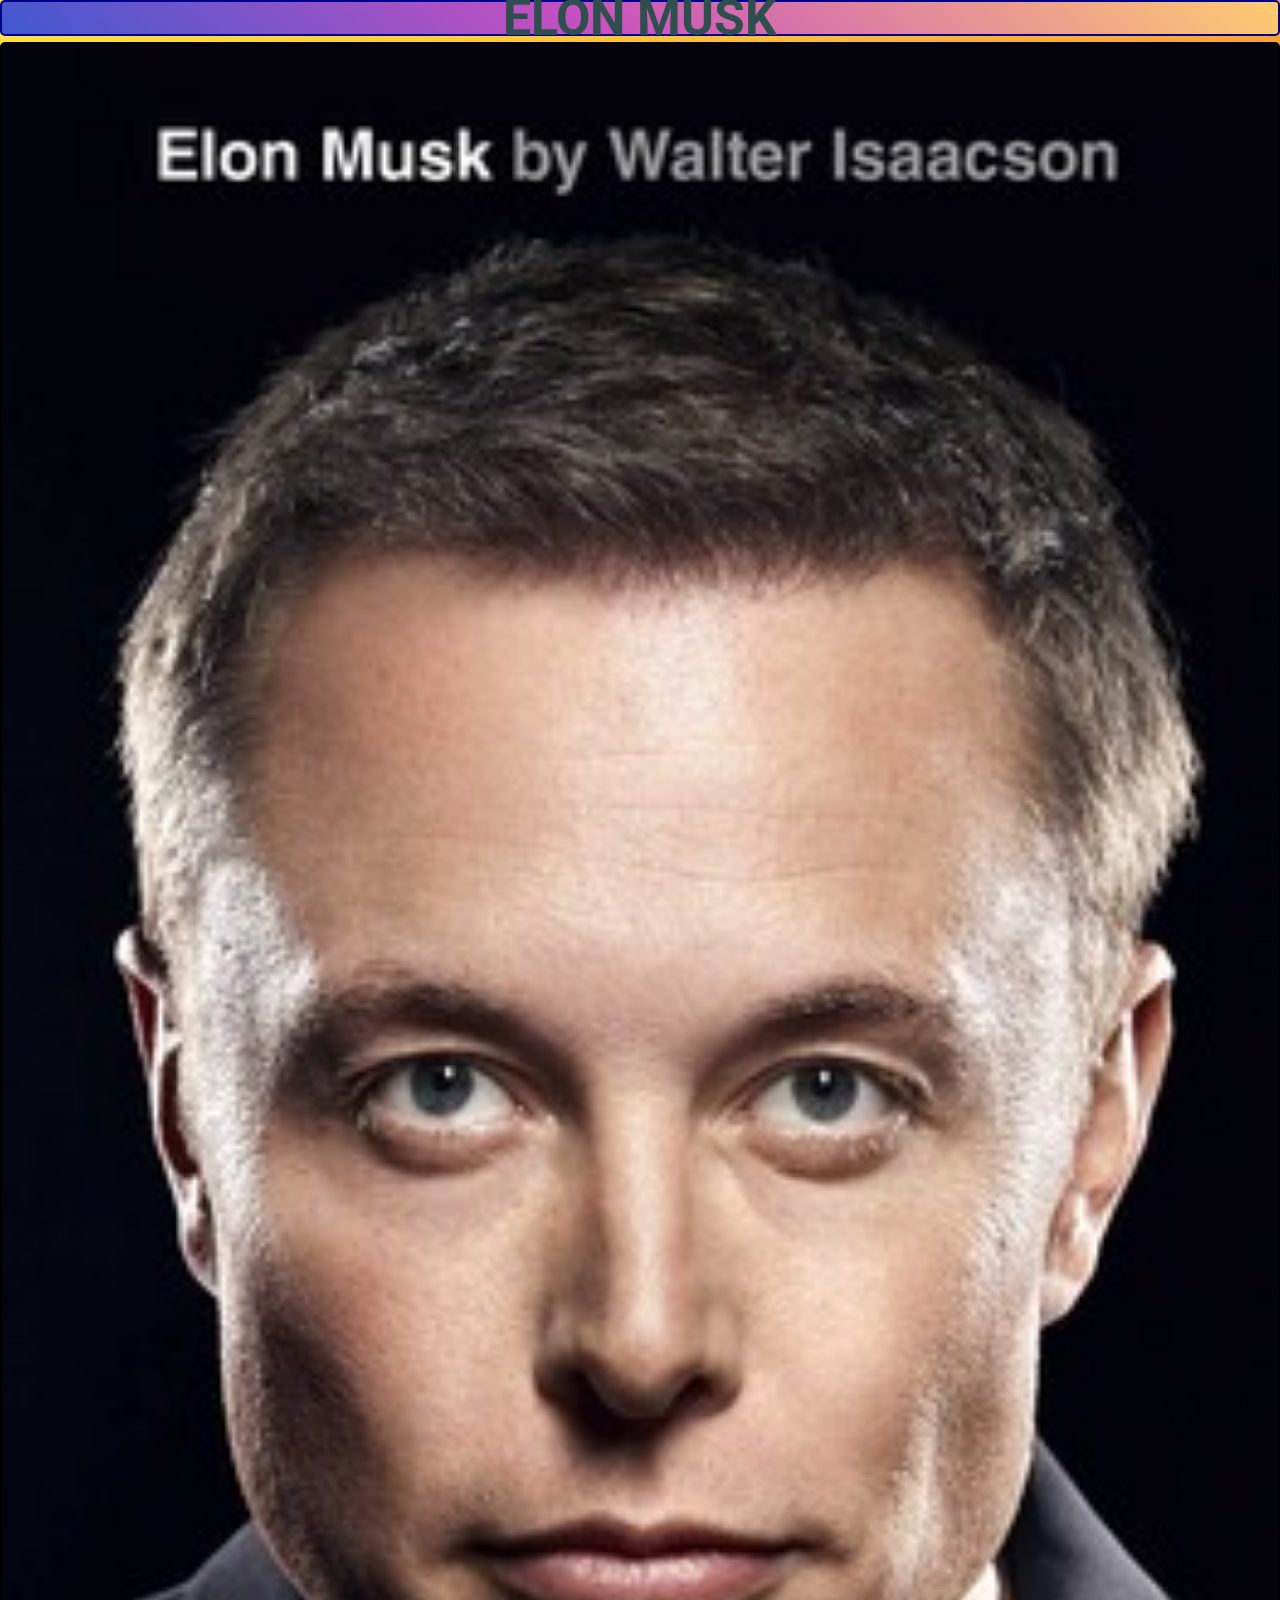
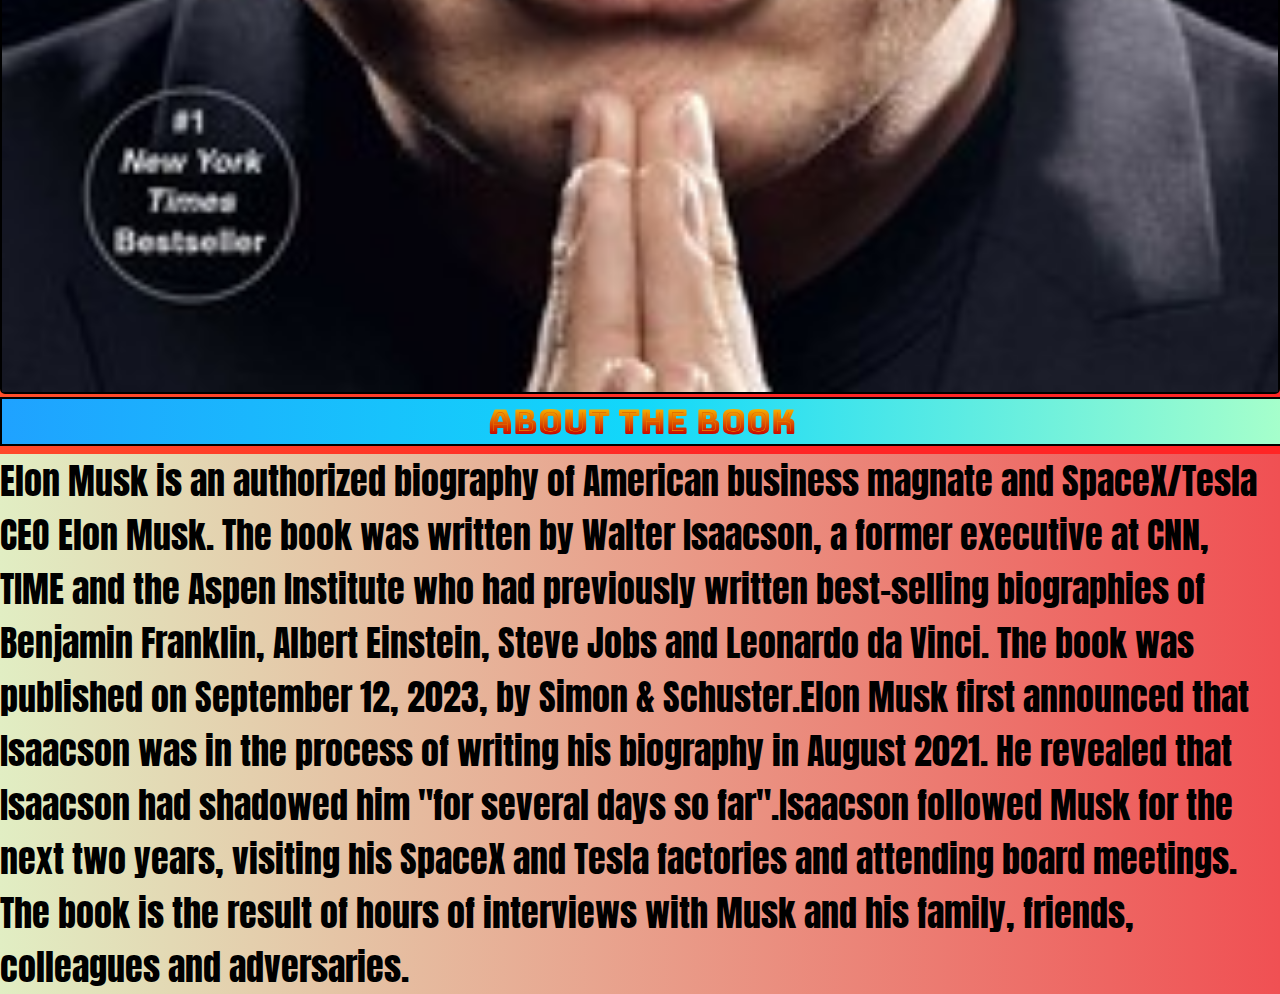
<file: books/Book7.html>
<!DOCTYPE html>
<html>

<head>
  <meta charset="UTF-8">
  <meta name="viewport" content="width=device-width, initial-scale=1">
  <title></title>
</head>
<style>
  @import url('https://fonts.googleapis.com/css2?family=Anton&family=Baskervville+SC&family=Bungee+Spice&family=Bungee+Tint&family=Foldit:wght@100..900&family=Lato:ital,wght@0,100;0,300;0,400;0,700;0,900;1,100;1,300;1,400;1,700;1,900&family=Nosifer&family=Orbitron:wght@400..900&family=Pacifico&display=swap');
  @import url('https://fonts.googleapis.com/css2?family=Bodoni+Moda+SC:ital,opsz,wght@0,6..96,400..900;1,6..96,400..900&display=swap');
  @import url('https://fonts.googleapis.com/css2?family=Bebas+Neue&family=Nova+Cut&family=Poppins:ital,wght@0,100;0,200;0,300;0,400;0,500;0,600;0,700;0,800;0,900;1,100;1,200;1,300;1,400;1,500;1,600;1,700;1,800;1,900&family=Roboto:ital,wght@0,100;0,300;0,400;0,500;0,700;0,900;1,100;1,300;1,400;1,500;1,700;1,900&family=Sofadi+One&display=swap');

  body {
    background-color: #FFE53B;
    background-image: linear-gradient(147deg, #FFE53B 0%, #FF2525 74%);
  }

  * {
    margin: 0;
    padding: 0;
  }

  .box {
    font-family: roboto;
    font-weight: bolder;
    width: 100vw;
    height: 4vh;
    border-radius: 5px;
    border: 2px solid darkblue;
    font-size: min(6vw, 50px);
    display: flex;
    justify-content: center;
    align-items: center;
    background-color: #4158D0;
    background-image: linear-gradient(43deg, #4158D0 0%, #C850C0 46%, #FFCC70 100%);
    padding: 3px;
    box-sizing: border-box;
    margin-bottom: 6px;
    color: darkslategray;
  }

  .img {
    display: flex;
    justify-content: center;
    align-items: center;
    width: 100vw;
    box-sizing: border-box;
    border: 2px solid black;
    border-radius: 5px;
    background-color: #FBAB7E;
    background-image: linear-gradient(62deg, #FBAB7E 0%, #F7CE68 100%);
    margin-bottom: 3px;
  }

  .s {
    width: 100vw;
    height: auto;
    border: 2px solid black;
    background: linear-gradient(to right, #1fa2ff, #12d8fa, #a6ffcb);
    font-family: bungee spice;
    font-size: min(3vw, 34px);
    font-weight: bolder;
    display: flex;
    justify-content: center;
    align-items: center;
    margin-bottom: 8px;
  }

  img {
    width: 100%;
    height: 100%;
  }

  .about {
    font-family: anton;
    font-weight: 300;
    background: linear-gradient(to right, #e1eec3, #f05053);
    font-size: min(3vw, 36px);
  }
</style>

<body>
  <div class="box">
    ELON MUSK
  </div>
  <div class="img">
    <img src="../Assets/Book7.jpg" alt="" class="book2">
  </div>
  <div class="s">ABOUT THE BOOK</div>
  <div class="about">
    Elon Musk is an authorized biography of American business magnate and SpaceX/Tesla CEO Elon Musk. The book was written by Walter Isaacson, a former executive at CNN, TIME and the Aspen Institute who had previously written best-selling biographies of Benjamin Franklin, Albert Einstein, Steve Jobs and Leonardo da Vinci. The book was published on September 12, 2023, by Simon & Schuster.Elon Musk first announced that Isaacson was in the process of writing his biography in August 2021. He revealed that Isaacson had shadowed him "for several days so far".Isaacson followed Musk for the next two years, visiting his SpaceX and Tesla factories and attending board meetings. The book is the result of hours of interviews with Musk and his family, friends, colleagues and adversaries.
  </div>
</body>

</html>
</file>
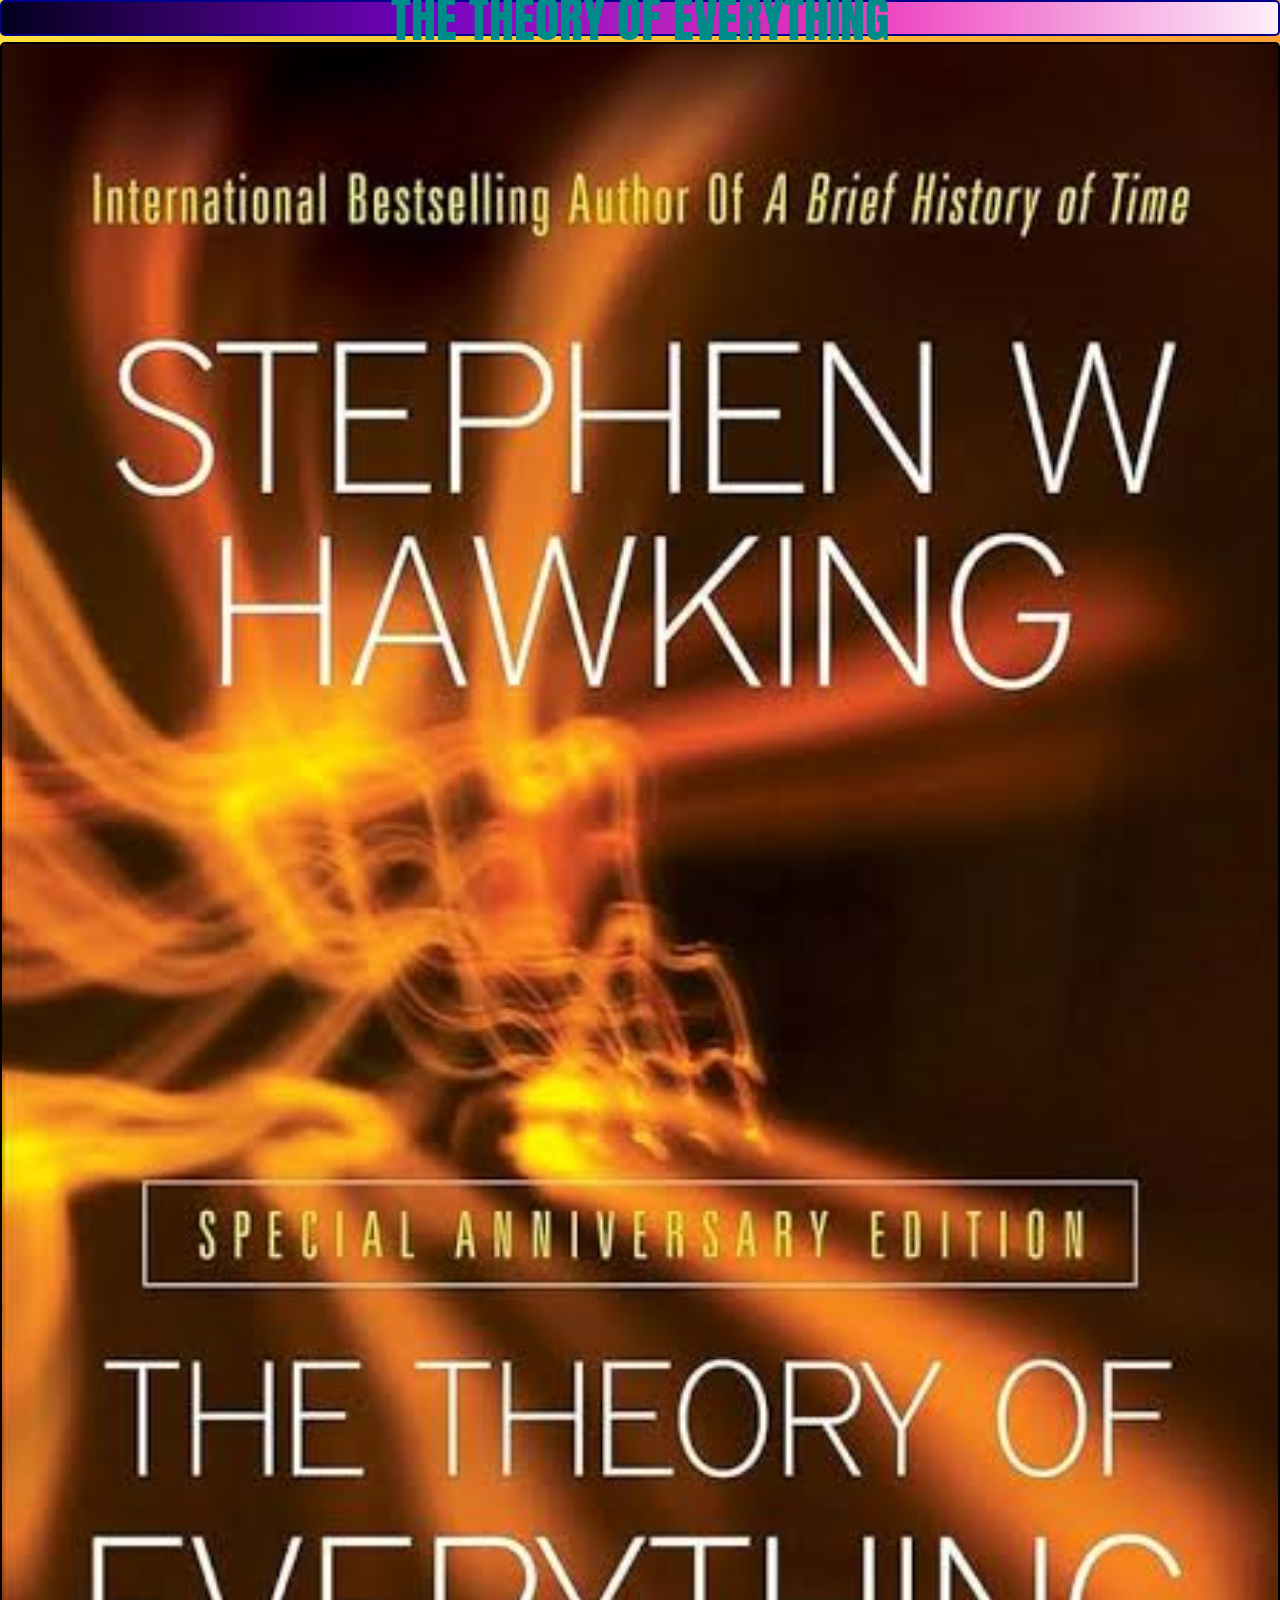
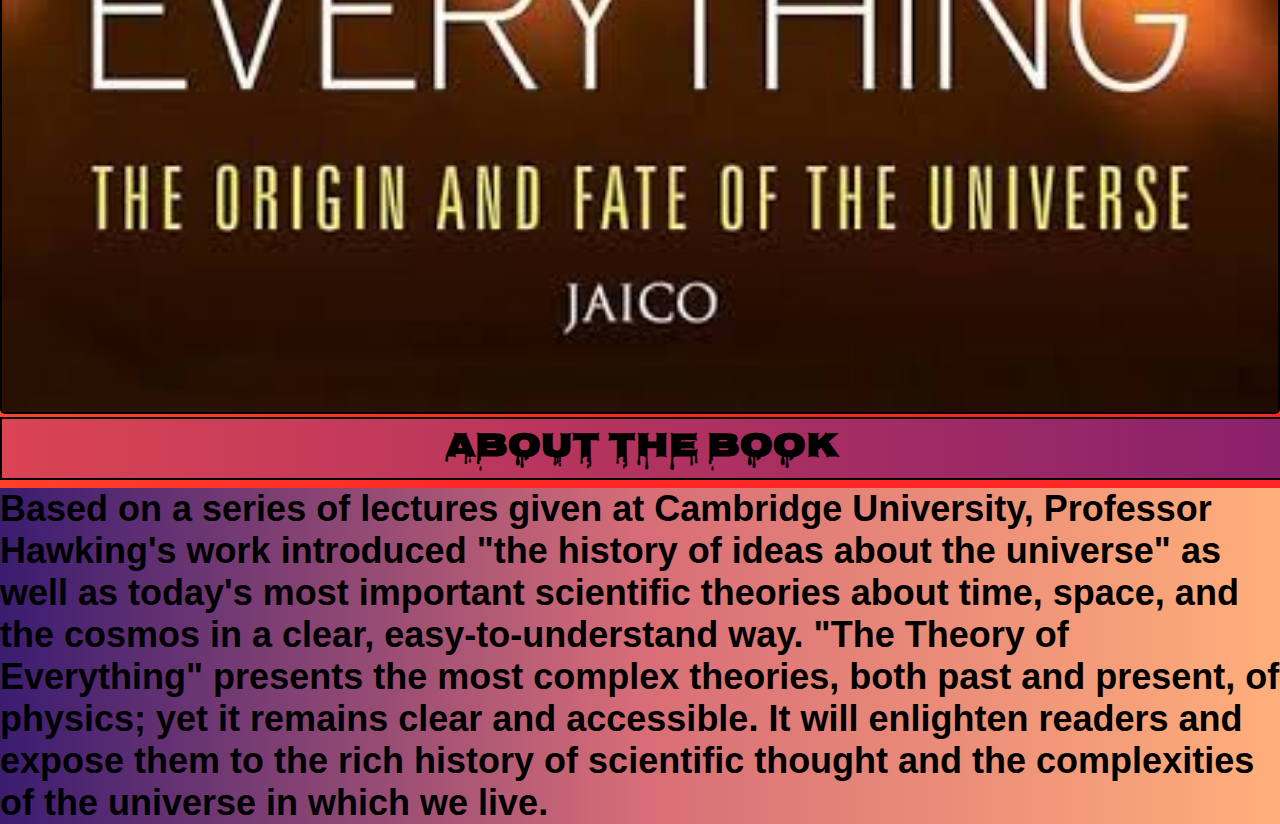
<file: books/Book8.html>
<!DOCTYPE html>
<html>

<head>
  <meta charset="UTF-8">
  <meta name="viewport" content="width=device-width, initial-scale=1">
  <title></title>
</head>
<style>
  @import url('https://fonts.googleapis.com/css2?family=Anton&family=Baskervville+SC&family=Bungee+Spice&family=Bungee+Tint&family=Foldit:wght@100..900&family=Lato:ital,wght@0,100;0,300;0,400;0,700;0,900;1,100;1,300;1,400;1,700;1,900&family=Nosifer&family=Orbitron:wght@400..900&family=Pacifico&display=swap');
  @import url('https://fonts.googleapis.com/css2?family=Bodoni+Moda+SC:ital,opsz,wght@0,6..96,400..900;1,6..96,400..900&display=swap');
  @import url('https://fonts.googleapis.com/css2?family=Bebas+Neue&family=Nova+Cut&family=Poppins:ital,wght@0,100;0,200;0,300;0,400;0,500;0,600;0,700;0,800;0,900;1,100;1,200;1,300;1,400;1,500;1,600;1,700;1,800;1,900&family=Roboto:ital,wght@0,100;0,300;0,400;0,500;0,700;0,900;1,100;1,300;1,400;1,500;1,700;1,900&family=Sofadi+One&display=swap');

  body {
    background-color: #FFE53B;
    background-image: linear-gradient(147deg, #FFE53B 0%, #FF2525 74%);
  }

  * {
    margin: 0;
    padding: 0;
  }

  .box {
    font-family: anton;
    font-weight: 400;
    width: 100vw;
    height: 4vh;
    border-radius: 5px;
    border: 2px solid darkblue;
    font-size: min(6vw, 50px);
    display: flex;
    justify-content: center;
    align-items: center;
    background: linear-gradient(to right, #03001e, #7303c0, #ec38bc, #fdeff9);
    padding: 3px;
    box-sizing: border-box;
    margin-bottom: 6px;
    color: darkcyan;
  }

  .img {
    display: flex;
    justify-content: center;
    align-items: center;
    width: 100vw;
    box-sizing: border-box;
    border: 2px solid black;
    border-radius: 5px;
    background-color: #FBAB7E;
    background-image: linear-gradient(62deg, #FBAB7E 0%, #F7CE68 100%);
    margin-bottom: 3px;
  }

  .s {
    width: 100vw;
    height: auto;
    border: 2px solid black;
    background: linear-gradient(to right, #da4453, #89216b);
    font-family: nosifer;
    font-size: min(3vw, 34px);
    font-weight: bolder;
    display: flex;
    justify-content: center;
    align-items: center;
    margin-bottom: 8px;
  }

  img {
    width: 100%;
    height: 100%;
  }

  .about {
    font-family: arial;
    font-weight: bolder;
    background: linear-gradient(to right, #3a1c71, #d76d77, #ffaf7b);
    font-size: min(3vw, 36px);
  }
</style>

<body>
  <div class="box">
    THE THEORY OF EVERYTHING
  </div>
  <div class="img">
    <img src="../Assets/Book8.jpeg" alt="" class="book2">
  </div>
  <div class="s">ABOUT THE BOOK</div>
  <div class="about">
    Based on a series of lectures given at Cambridge University, Professor Hawking's work introduced "the history of ideas about the universe" as well as today's most important scientific theories about time, space, and the cosmos in a clear, easy-to-understand way. "The Theory of Everything" presents the most complex theories, both past and present, of physics; yet it remains clear and accessible. It will enlighten readers and expose them to the rich history of scientific thought and the complexities of the universe in which we live.
  </div>
</body>

</html>
</file>
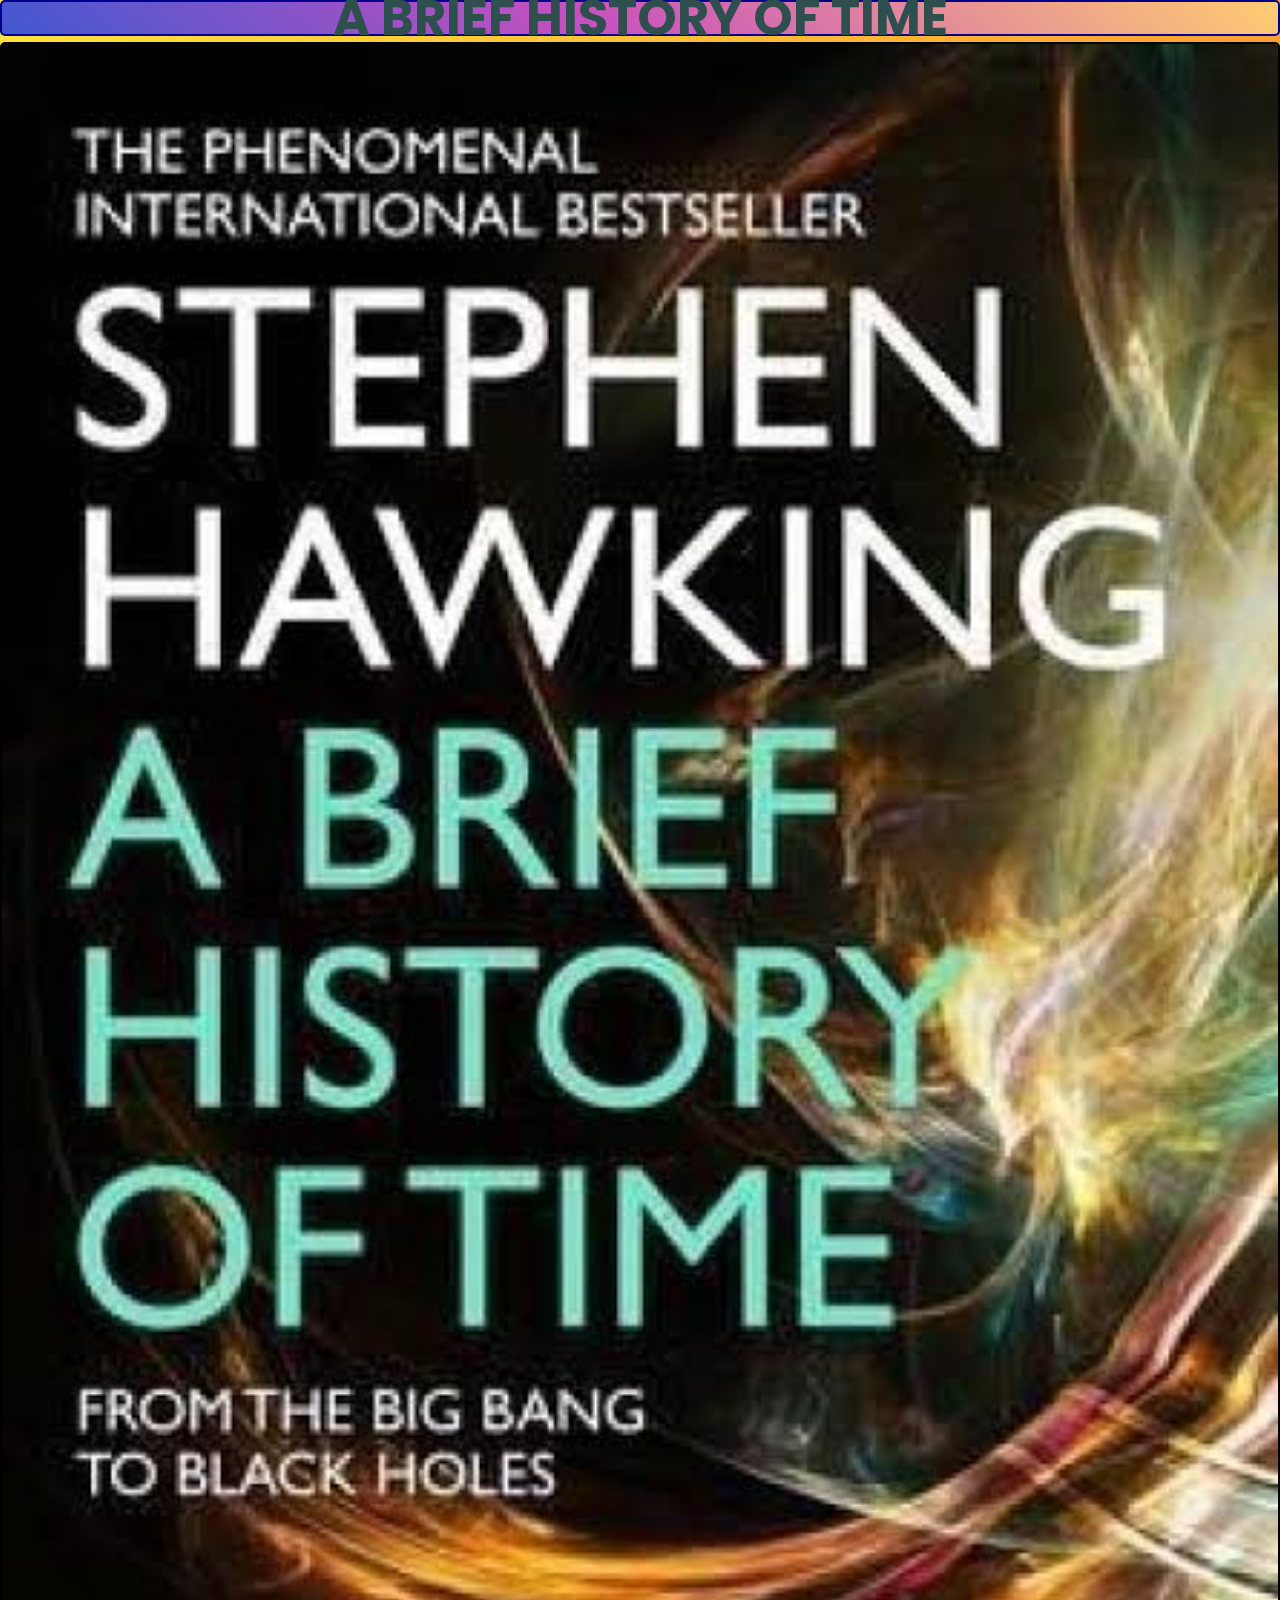
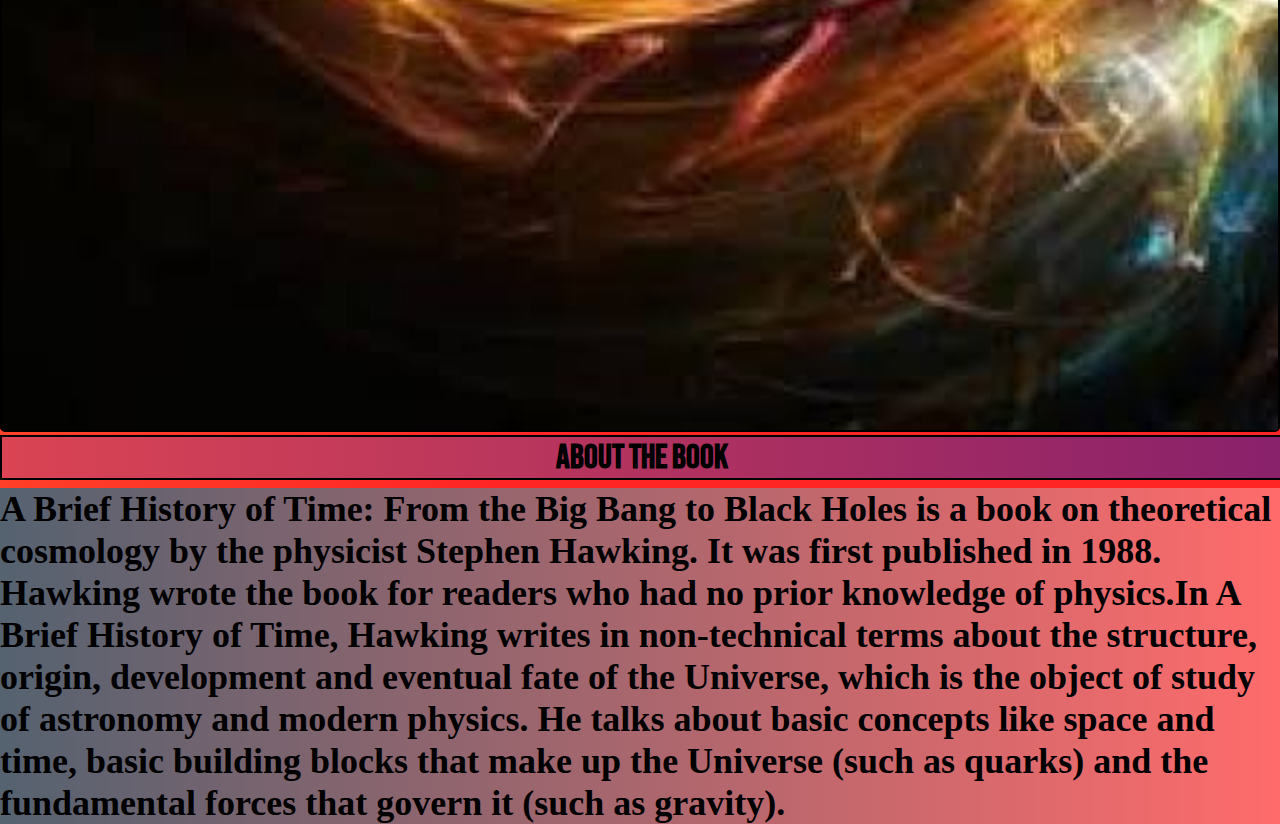
<file: books/Book9.html>
<!DOCTYPE html>
<html>

<head>
  <meta charset="UTF-8">
  <meta name="viewport" content="width=device-width, initial-scale=1">
  <title></title>
</head>
<style>
  @import url('https://fonts.googleapis.com/css2?family=Anton&family=Baskervville+SC&family=Bungee+Spice&family=Bungee+Tint&family=Foldit:wght@100..900&family=Lato:ital,wght@0,100;0,300;0,400;0,700;0,900;1,100;1,300;1,400;1,700;1,900&family=Nosifer&family=Orbitron:wght@400..900&family=Pacifico&display=swap');
  @import url('https://fonts.googleapis.com/css2?family=Bodoni+Moda+SC:ital,opsz,wght@0,6..96,400..900;1,6..96,400..900&display=swap');
  @import url('https://fonts.googleapis.com/css2?family=Bebas+Neue&family=Nova+Cut&family=Poppins:ital,wght@0,100;0,200;0,300;0,400;0,500;0,600;0,700;0,800;0,900;1,100;1,200;1,300;1,400;1,500;1,600;1,700;1,800;1,900&family=Roboto:ital,wght@0,100;0,300;0,400;0,500;0,700;0,900;1,100;1,300;1,400;1,500;1,700;1,900&family=Sofadi+One&display=swap');

  body {
    background-color: #FFE53B;
    background-image: linear-gradient(147deg, #FFE53B 0%, #FF2525 74%);
  }

  * {
    margin: 0;
    padding: 0;
  }

  .box {
    font-family: poppins;
    font-weight: bolder;
    width: 100vw;
    height: 4vh;
    border-radius: 5px;
    border: 2px solid darkblue;
    font-size: min(6vw, 50px);
    display: flex;
    justify-content: center;
    align-items: center;
    background-color: #4158D0;
    background-image: linear-gradient(43deg, #4158D0 0%, #C850C0 46%, #FFCC70 100%);
    padding: 3px;
    box-sizing: border-box;
    margin-bottom: 6px;
    color: darkslategray;
  }

  .img {
    display: flex;
    justify-content: center;
    align-items: center;
    width: 100vw;
    box-sizing: border-box;
    border: 2px solid black;
    border-radius: 5px;
    background-color: #FBAB7E;
    background-image: linear-gradient(62deg, #FBAB7E 0%, #F7CE68 100%);
    margin-bottom: 3px;
  }

  .s {
    width: 100vw;
    height: auto;
    border: 2px solid black;
    background: linear-gradient(to right, #da4453, #89216b);
    font-family: bebas neue;
    font-size: min(3vw, 34px);
    font-weight: bolder;
    display: flex;
    justify-content: center;
    align-items: center;
    margin-bottom: 8px;
  }

  img {
    width: 100%;
    height: 100%;
  }

  .about {
    font-family: nova;
    font-weight: bolder;
    background: linear-gradient(to right, #556270, #ff6b6b);
    font-size: min(3vw, 36px);
  }
</style>

<body>
  <div class="box">
    A BRIEF HISTORY OF TIME
  </div>
  <div class="img">
    <img src="../Assets/Book9.jpeg" alt="" class="book2">
  </div>
  <div class="s">ABOUT THE BOOK</div>
  <div class="about">
    A Brief History of Time: From the Big Bang to Black Holes is a book on theoretical cosmology by the physicist Stephen Hawking. It was first published in 1988. Hawking wrote the book for readers who had no prior knowledge of physics.In A Brief History of Time, Hawking writes in non-technical terms about the structure, origin, development and eventual fate of the Universe, which is the object of study of astronomy and modern physics. He talks about basic concepts like space and time, basic building blocks that make up the Universe (such as quarks) and the fundamental forces that govern it (such as gravity).
  </div>

</body>

</html>
</file>
<file: style.css>
* {
  margin: 0;
  padding: 0;
}


.bbox {
  width: 100vw;
  height: 5vh;
  display: flex;
  overflow: scroll;
  flex-direction: row;
  border: 2px solid black;
  border-radius: 7px;
  align-items: center;
  background-image: linear-gradient(to bottom right, #0100EC, #FB36F4);

}

.b {
  padding: max(3vw, 20px);
  margin: 5px;
  color: darkblue;
  background-color: #52ACFF;
  background-image: linear-gradient(180deg, #52ACFF 25%, #FFE32C 100%);
  font-family: Ramaraja;
  font-size: min(4vw, 35px);
  border-radius: 7px;
  cursor: pointer;

}

.b:hover {
  background-color: blanchedalmond;
}

.m {
  width: 100vw;
  height: 5vh;
  display: flex;
  border: 2px solid black;
  justify-content: center;
  align-items: center;
  border-radius: 7px;
  background-image: linear-gradient(to bottom right, #FDFCFB, #E2D1C3);
  font-family: Bungee spice;
  margin-bottom: 2px;
  font-size: min(5vw, 40px);
}

.box {
  width: 100vw;
  height: 3vh;
  display: flex;
  border: 2px solid darkcyan;
  justify-content: center;
  align-items: center;
  border-radius: 7px;
  background-color: skyblue;
  margin-bottom: 2px;
  font-family: sofadi one;
  font-weight: bolder;
  font-size: min(5vw, 40px);
}

.Book {
  display: none;
}

iframe {
  width: 99.9vw;
  height: 83vh;
  box-sizing: border-box;
  border: 0.3vh solid darkcyan;
  margin-top: 5px;
  border-radius: 3px;

}

.b:active {
  background-color: mediumslateblue;
}

#Book1:target {
  display: block;
}

#Book2:target {
  display: block;
}

#Book3:target {
  display: block;
}

#Book4:target {
  display: block;
}

#Book5:target {
  display: block;
}

#Book6:target {
  display: block;
}

#Book7:target {
  display: block;
}

#Book8:target {
  display: block;
}

#Book9:target {
  display: block;
}

#Book10:target {
  display: block;
}

body {
  background-image: url(/Assests/bg.jpeg)
}
</file>
